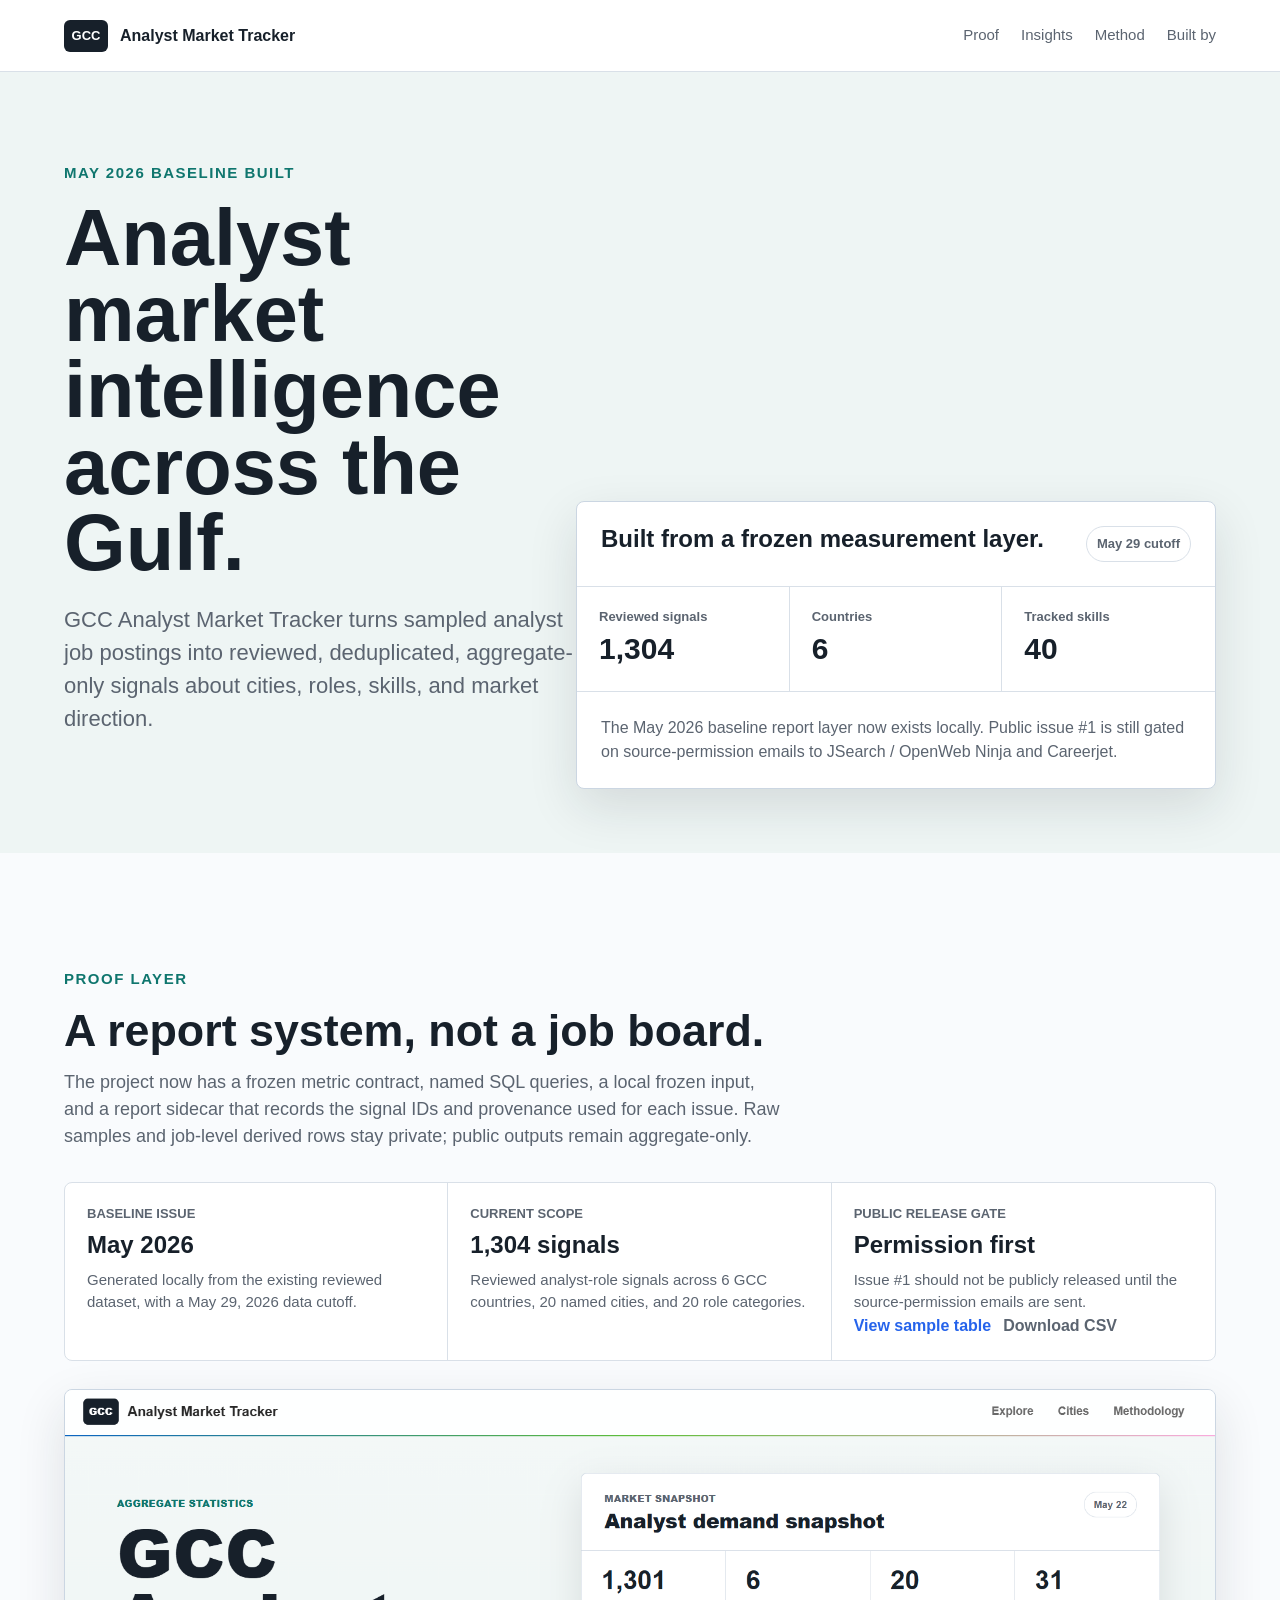
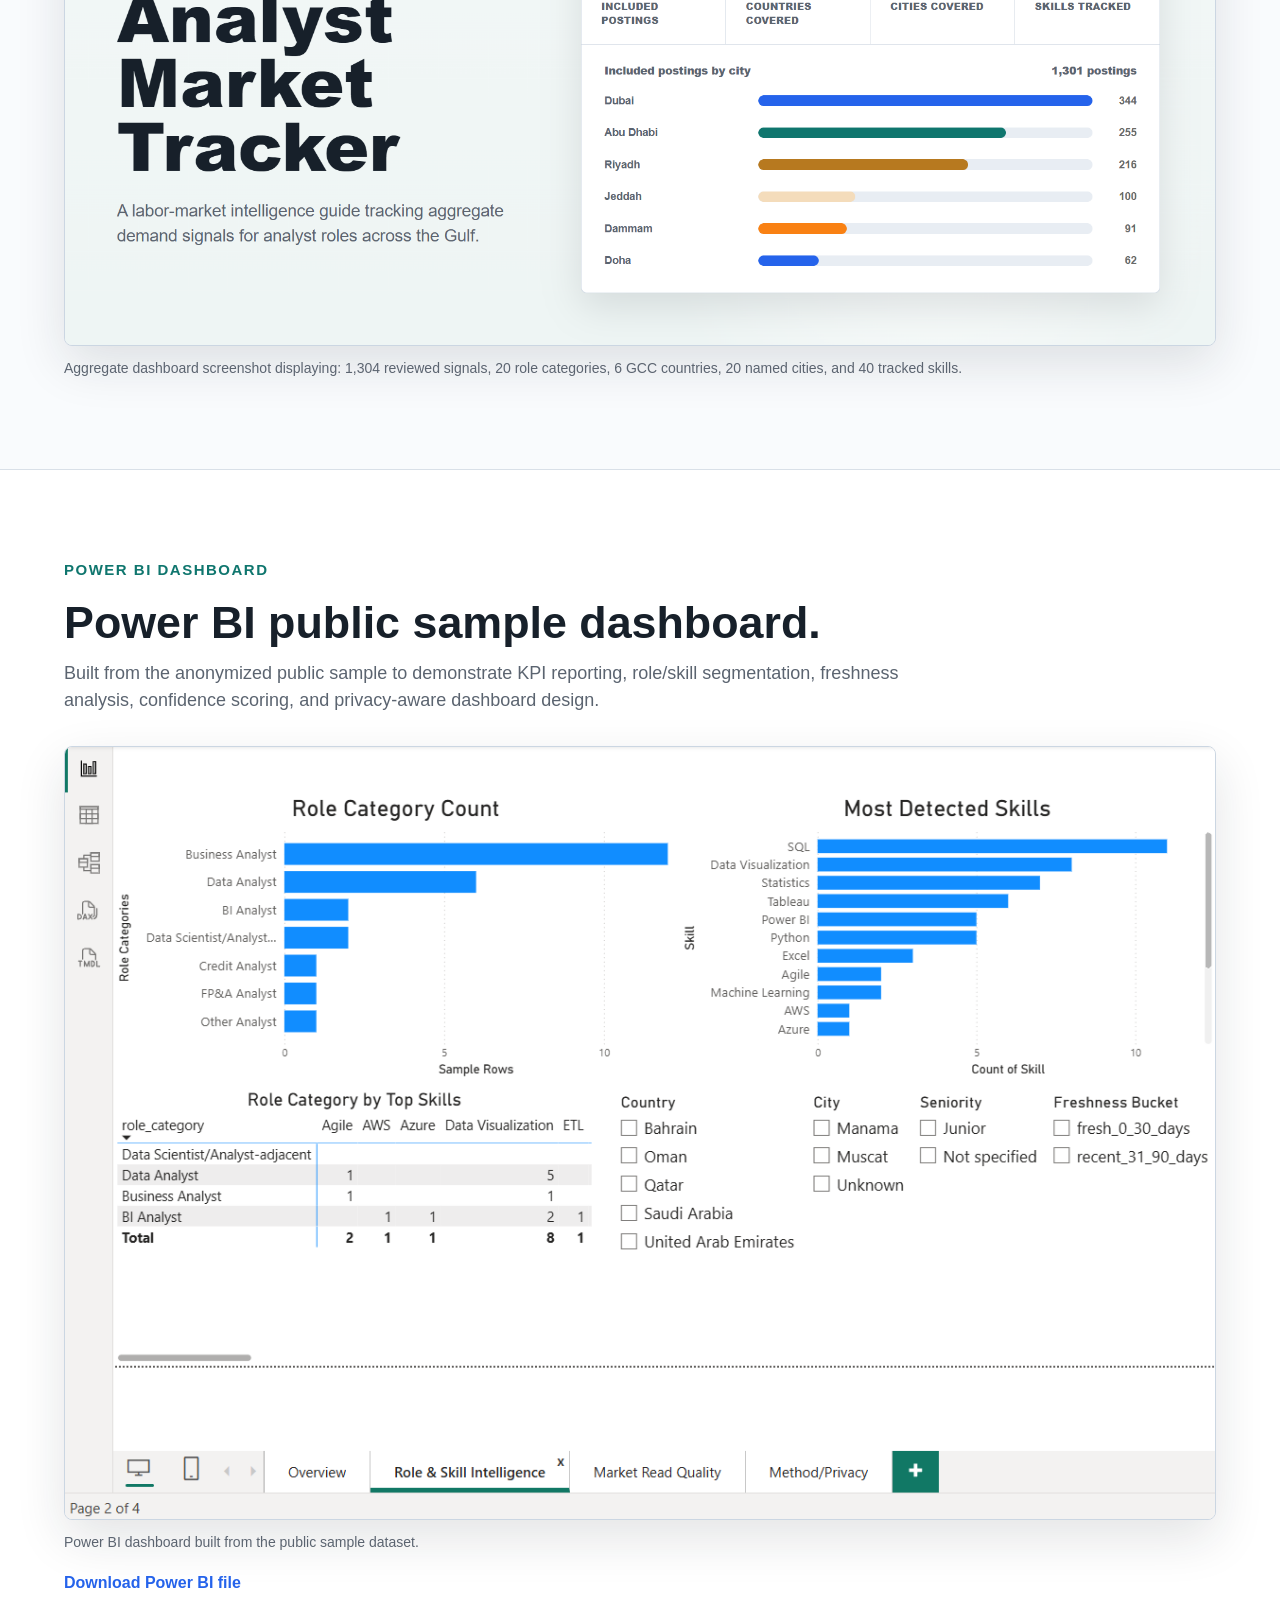
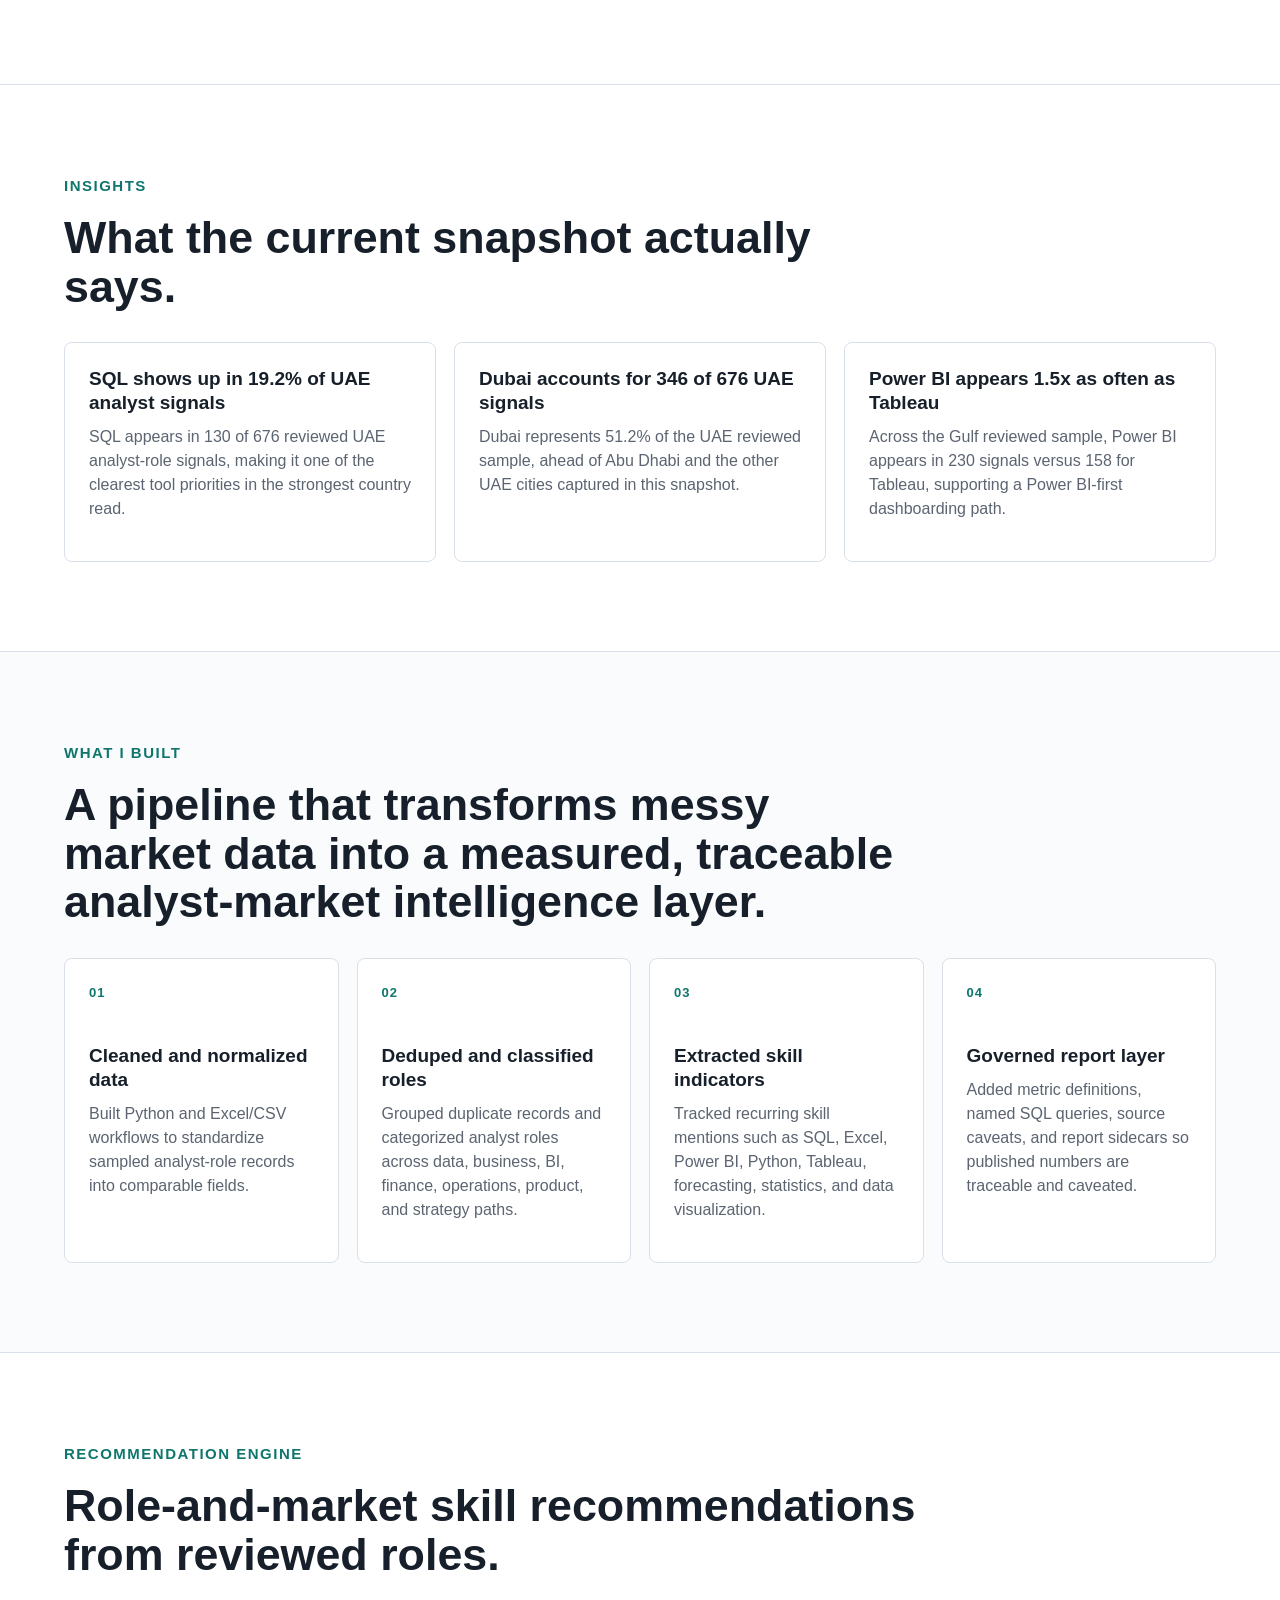
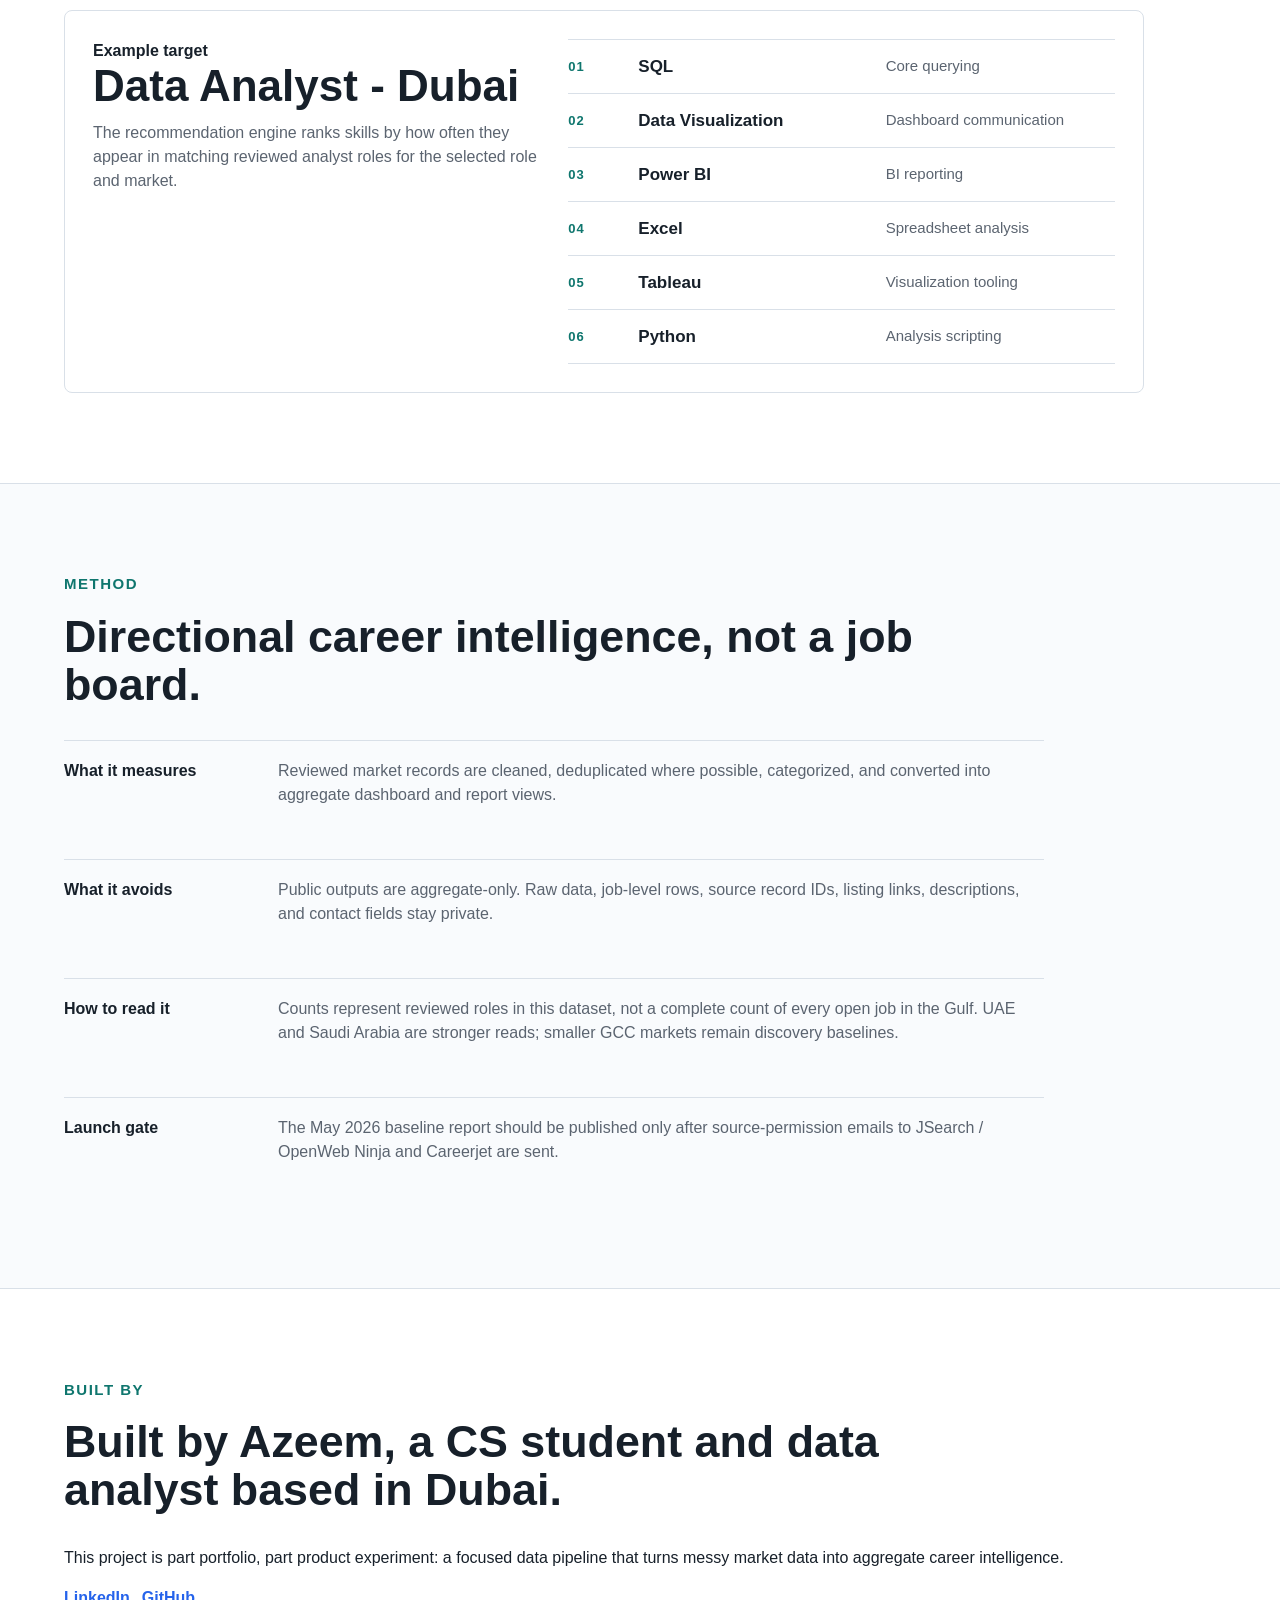
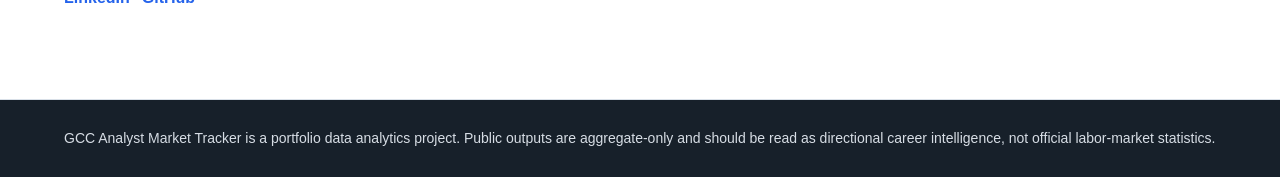
<file: archive/index.html>
<!doctype html>
<html lang="en">
  <head>
    <meta charset="utf-8">
    <meta name="viewport" content="width=device-width, initial-scale=1">
    <meta
      name="description"
      content="GCC Analyst Market Tracker is an independent aggregate labor-market intelligence project for analyst roles across the Gulf."
    >
    <title>GCC Analyst Market Tracker</title>
    <link rel="stylesheet" href="styles.css?v=20260706-baseline-status">
  </head>
  <body>
    <header class="site-header">
      <a class="brand" href="#top" aria-label="GCC Analyst Market Tracker home">
        <span class="brand-mark" aria-hidden="true">GCC</span>
        <span>Analyst Market Tracker</span>
      </a>
      <nav aria-label="Primary navigation">
        <a href="#proof">Proof</a>
        <a href="#insights">Insights</a>
        <a href="#method">Method</a>
        <a href="#builder">Built by</a>
      </nav>
    </header>

    <main id="top">
      <section class="hero" aria-labelledby="hero-title">
        <div class="hero-copy">
          <p class="eyebrow">May 2026 baseline built</p>
          <h1 id="hero-title">Analyst market intelligence across the Gulf.</h1>
          <p class="hero-text">
            GCC Analyst Market Tracker turns sampled analyst job postings into reviewed, deduplicated, aggregate-only signals about cities, roles, skills, and market direction.
          </p>
        </div>

        <div class="dashboard-preview evidence-preview" aria-label="Project evidence preview">
          <div class="preview-header">
            <div>
              <h2>Built from a frozen measurement layer.</h2>
            </div>
            <span class="period">May 29 cutoff</span>
          </div>

          <div class="metric-grid evidence-grid">
            <div class="metric">
              <span class="metric-label">Reviewed signals</span>
              <strong>1,304</strong>
            </div>
            <div class="metric">
              <span class="metric-label">Countries</span>
              <strong>6</strong>
            </div>
            <div class="metric">
              <span class="metric-label">Tracked skills</span>
              <strong>40</strong>
            </div>
          </div>

          <div class="beta-preview-body evidence-note">
            <p>
              The May 2026 baseline report layer now exists locally. Public issue #1 is still gated on source-permission emails to JSearch / OpenWeb Ninja and Careerjet.
            </p>
          </div>
        </div>
      </section>

      <section class="dashboard-shot" id="proof" aria-labelledby="proof-title">
        <div class="dashboard-shot-copy">
          <p class="eyebrow">Proof layer</p>
          <h2 id="proof-title">A report system, not a job board.</h2>
          <p>
            The project now has a frozen metric contract, named SQL queries, a local frozen input, and a report sidecar that records the signal IDs and provenance used for each issue. Raw samples and job-level derived rows stay private; public outputs remain aggregate-only.
          </p>
        </div>
        <div class="proof-grid" aria-label="Current public proof">
          <article>
            <span>Baseline issue</span>
            <strong>May 2026</strong>
            <p>Generated locally from the existing reviewed dataset, with a May 29, 2026 data cutoff.</p>
          </article>
          <article>
            <span>Current scope</span>
            <strong>1,304 signals</strong>
            <p>Reviewed analyst-role signals across 6 GCC countries, 20 named cities, and 20 role categories.</p>
          </article>
          <article>
            <span>Public release gate</span>
            <strong>Permission first</strong>
            <p class="proof-note">Issue #1 should not be publicly released until the source-permission emails are sent.</p>
            <div class="proof-actions">
              <a class="proof-link" href="public-sample.html">View sample table</a>
              <a class="proof-link proof-link-secondary" href="public-sample-may29.csv" download>Download CSV</a>
            </div>
          </article>
        </div>
        <figure class="dashboard-shot-frame">
          <img
            src="assets/dashboard-overview.png?v=20260529-market-read"
            alt="GCC Analyst Market Tracker dashboard summary showing aggregate analyst-role market signals."
          >
          <figcaption>Aggregate dashboard screenshot displaying: 1,304 reviewed signals, 20 role categories, 6 GCC countries, 20 named cities, and 40 tracked skills.</figcaption>
        </figure>
      </section>

      <section class="section powerbi-section" id="powerbi" aria-labelledby="powerbi-title">
        <div class="section-heading">
          <p class="eyebrow">Power BI dashboard</p>
          <h2 id="powerbi-title">Power BI public sample dashboard.</h2>
          <p>
            Built from the anonymized public sample to demonstrate KPI reporting, role/skill segmentation, freshness analysis, confidence scoring, and privacy-aware dashboard design.
          </p>
        </div>

        <figure class="dashboard-shot-frame">
          <img
            src="assets/powerbi-sample-dashboard.png?v=20260531"
            alt="Power BI sample dashboard for GCC Analyst Market Tracker."
          >
          <figcaption>Power BI dashboard built from the public sample dataset.</figcaption>
        </figure>

        <div class="proof-actions powerbi-actions">
          <a class="proof-link" href="assets/GCC_Analyst_Market_Tracker_Public_Sample_Dashboard.pbix" download>Download Power BI file</a>
        </div>
      </section>

      <section class="section" id="insights" aria-labelledby="insights-title">
        <div class="section-heading">
          <p class="eyebrow">Insights</p>
          <h2 id="insights-title">What the current snapshot actually says.</h2>
        </div>
        <div class="info-grid">
          <article>
            <h3>SQL shows up in 19.2% of UAE analyst signals</h3>
            <p>
              SQL appears in 130 of 676 reviewed UAE analyst-role signals, making it one of the clearest tool priorities in the strongest country read.
            </p>
          </article>
          <article>
            <h3>Dubai accounts for 346 of 676 UAE signals</h3>
            <p>
              Dubai represents 51.2% of the UAE reviewed sample, ahead of Abu Dhabi and the other UAE cities captured in this snapshot.
            </p>
          </article>
          <article>
            <h3>Power BI appears 1.5x as often as Tableau</h3>
            <p>
              Across the Gulf reviewed sample, Power BI appears in 230 signals versus 158 for Tableau, supporting a Power BI-first dashboarding path.
            </p>
          </article>
        </div>
      </section>

      <section class="section compact" id="build" aria-labelledby="build-title">
        <div class="section-heading">
          <p class="eyebrow">What I built</p>
          <h2 id="build-title">A pipeline that transforms messy market data into a measured, traceable analyst-market intelligence layer.</h2>
        </div>
        <div class="build-grid">
          <article>
            <span class="step-number">01</span>
            <h3>Cleaned and normalized data</h3>
            <p>Built Python and Excel/CSV workflows to standardize sampled analyst-role records into comparable fields.</p>
          </article>
          <article>
            <span class="step-number">02</span>
            <h3>Deduped and classified roles</h3>
            <p>Grouped duplicate records and categorized analyst roles across data, business, BI, finance, operations, product, and strategy paths.</p>
          </article>
          <article>
            <span class="step-number">03</span>
            <h3>Extracted skill indicators</h3>
            <p>Tracked recurring skill mentions such as SQL, Excel, Power BI, Python, Tableau, forecasting, statistics, and data visualization.</p>
          </article>
          <article>
            <span class="step-number">04</span>
            <h3>Governed report layer</h3>
            <p>Added metric definitions, named SQL queries, source caveats, and report sidecars so published numbers are traceable and caveated.</p>
          </article>
        </div>
      </section>

      <section class="section" id="recommender" aria-labelledby="recommender-title">
        <div class="section-heading">
          <p class="eyebrow">Recommendation engine</p>
          <h2 id="recommender-title">Role-and-market skill recommendations from reviewed roles.</h2>
        </div>
        <div class="recommendation-panel">
          <div>
            <span class="label">Example target</span>
            <h3>Data Analyst - Dubai</h3>
            <p>
              The recommendation engine ranks skills by how often they appear in matching reviewed analyst roles for the selected role and market.
            </p>
          </div>
          <ol class="skill-ranking" aria-label="Example recommended skills">
            <li>
              <span class="rank">01</span>
              <span class="skill-name">SQL</span>
              <span class="skill-note">Core querying</span>
            </li>
            <li>
              <span class="rank">02</span>
              <span class="skill-name">Data Visualization</span>
              <span class="skill-note">Dashboard communication</span>
            </li>
            <li>
              <span class="rank">03</span>
              <span class="skill-name">Power BI</span>
              <span class="skill-note">BI reporting</span>
            </li>
            <li>
              <span class="rank">04</span>
              <span class="skill-name">Excel</span>
              <span class="skill-note">Spreadsheet analysis</span>
            </li>
            <li>
              <span class="rank">05</span>
              <span class="skill-name">Tableau</span>
              <span class="skill-note">Visualization tooling</span>
            </li>
            <li>
              <span class="rank">06</span>
              <span class="skill-name">Python</span>
              <span class="skill-note">Analysis scripting</span>
            </li>
          </ol>
        </div>
      </section>

      <section class="section compact" id="method" aria-labelledby="method-title">
        <div class="section-heading">
          <p class="eyebrow">Method</p>
          <h2 id="method-title">Directional career intelligence, not a job board.</h2>
        </div>
        <div class="scope-list">
          <div>
            <span class="label">What it measures</span>
            <p>Reviewed market records are cleaned, deduplicated where possible, categorized, and converted into aggregate dashboard and report views.</p>
          </div>
          <div>
            <span class="label">What it avoids</span>
            <p>Public outputs are aggregate-only. Raw data, job-level rows, source record IDs, listing links, descriptions, and contact fields stay private.</p>
          </div>
          <div>
            <span class="label">How to read it</span>
            <p>Counts represent reviewed roles in this dataset, not a complete count of every open job in the Gulf. UAE and Saudi Arabia are stronger reads; smaller GCC markets remain discovery baselines.</p>
          </div>
          <div>
            <span class="label">Launch gate</span>
            <p>The May 2026 baseline report should be published only after source-permission emails to JSearch / OpenWeb Ninja and Careerjet are sent.</p>
          </div>
        </div>
      </section>

      <section class="section contact" id="builder" aria-labelledby="builder-title">
        <div class="section-heading">
          <p class="eyebrow">Built by</p>
          <h2 id="builder-title">Built by Azeem, a CS student and data analyst based in Dubai.</h2>
        </div>
        <p>
          This project is part portfolio, part product experiment: a focused data pipeline that turns messy market data into aggregate career intelligence.
        </p>
        <div class="proof-actions">
          <a class="proof-link" href="https://www.linkedin.com/in/mohammed-abdul-azeem-4379a630a/">LinkedIn</a>
          <a class="proof-link" href="https://github.com/maze291">GitHub</a>
        </div>
      </section>

    </main>

    <footer>
      <p>GCC Analyst Market Tracker is a portfolio data analytics project. Public outputs are aggregate-only and should be read as directional career intelligence, not official labor-market statistics.</p>
    </footer>
    <script src="site.js?v=20260524-recommendation-list"></script>
  </body>
</html>
</file>
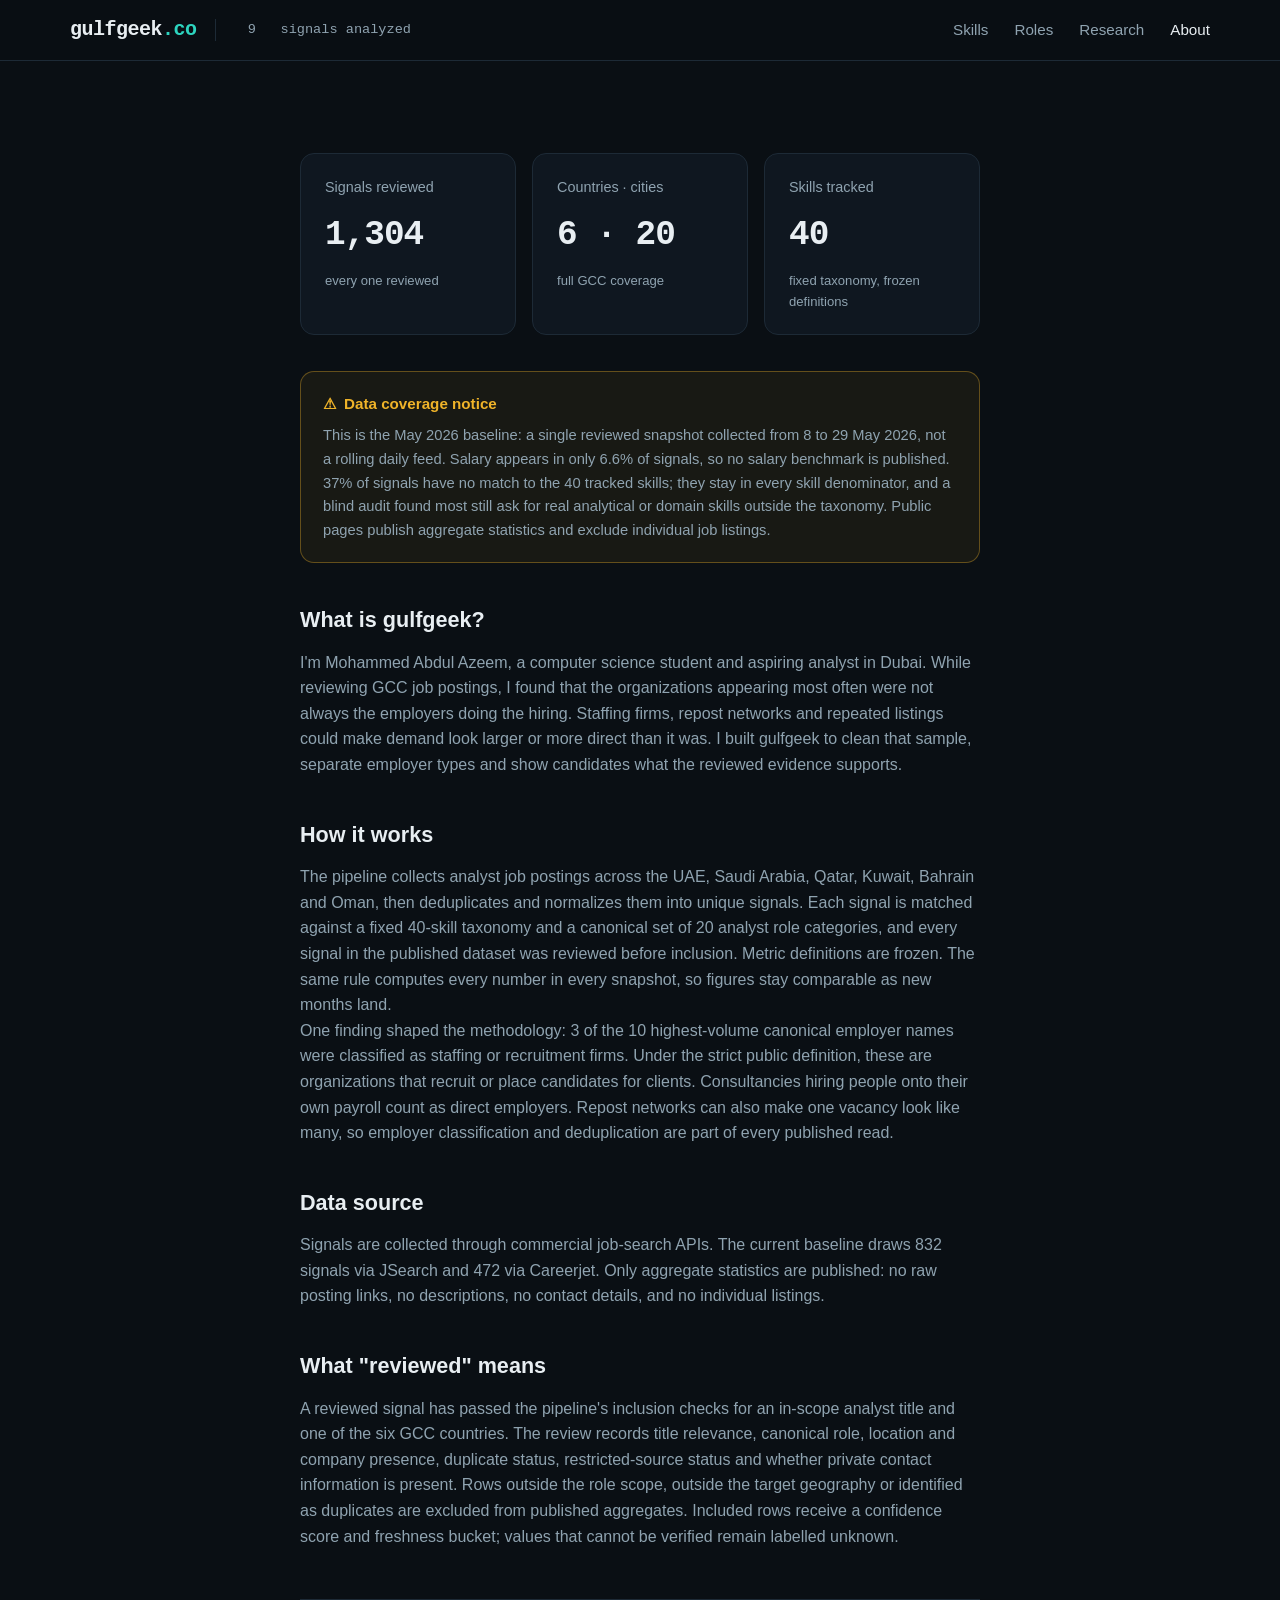
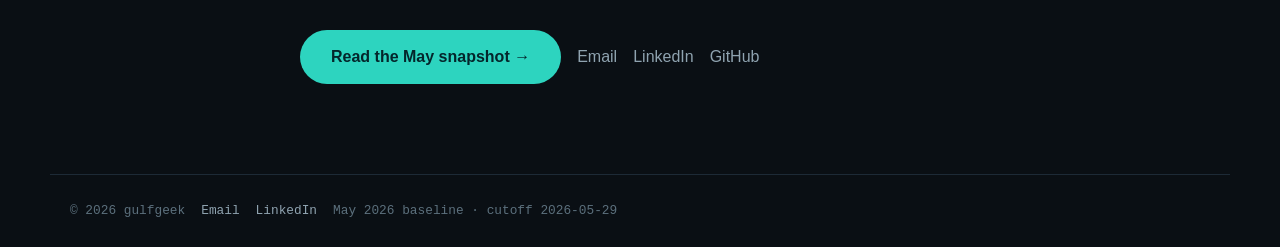
<file: about.html>
<!DOCTYPE html>
<html lang="en">

<head>
  <meta charset="UTF-8">
  <meta name="viewport" content="width=device-width, initial-scale=1.0">
  <title>About | gulfgeek</title>
  <meta name="description"
    content="How gulfgeek reviews, deduplicates and measures sampled GCC analyst hiring signals, including its coverage limits and public methodology.">
  <meta property="og:title" content="About gulfgeek">
  <meta property="og:description" content="How gulfgeek collects, reviews and measures GCC analyst hiring signals.">
  <meta property="og:type" content="website">
  <meta property="og:url" content="https://gulfgeek.co/about.html">
  <link rel="stylesheet" href="assets/style.css">
</head>

<body>

  <nav class="nav">
    <div class="nav-inner">
      <a class="wordmark" href="index.html">gulfgeek<span class="tld">.co</span></a>
      <span class="nav-count" data-navcount>1,304 signals analyzed</span>
      <div class="nav-links">
        <a href="skills.html">Skills</a>
        <a href="jobs.html">Roles</a>
        <a href="research.html">Research</a>
        <a href="about.html" class="active">About</a>
      </div>
      <button class="hamburger" aria-label="Open menu"><span aria-hidden="true">☰</span></button>
    </div>
  </nav>
  <div class="mobile-menu">
    <div class="mm-head">
      <a class="wordmark" href="index.html">gulfgeek<span class="tld">.co</span></a>
      <button class="mm-close" aria-label="Close menu"><span aria-hidden="true">✕</span></button>
    </div>
    <a href="skills.html">Skills</a>
    <a href="jobs.html">Roles</a>
    <a href="research.html">Research</a>
    <a href="about.html">About</a>
  </div>

  <main class="prose" style="padding-top:56px">

    <div class="stat-strip">
      <div class="kpi">
        <h3>Signals reviewed</h3>
        <div class="big">1,304</div>
        <div class="sub">every one reviewed</div>
      </div>
      <div class="kpi">
        <h3>Countries · cities</h3>
        <div class="big">6 · 20</div>
        <div class="sub">full GCC coverage</div>
      </div>
      <div class="kpi">
        <h3>Skills tracked</h3>
        <div class="big">40</div>
        <div class="sub">fixed taxonomy, frozen definitions</div>
      </div>
    </div>

    <div class="notice">
      <h3><span aria-hidden="true">⚠</span> Data coverage notice</h3>
      <p>This is the May 2026 baseline: a single reviewed snapshot collected from 8 to 29 May 2026, not a rolling daily
        feed. Salary appears in only 6.6% of signals, so no salary benchmark is published. 37% of signals have no match to the 40 tracked skills; they stay in every skill denominator, and a blind audit found most still ask for real analytical or domain skills outside the taxonomy. Public pages
        publish aggregate statistics and exclude individual job listings.</p>
    </div>

    <h2>What is gulfgeek?</h2>
    <p>I'm Mohammed Abdul Azeem, a computer science student and aspiring analyst in Dubai. While reviewing GCC job
      postings, I found that the organizations appearing most often were not always the employers doing the hiring.
      Staffing firms, repost networks and repeated listings could make demand look larger or more direct than it was.
      I built gulfgeek to clean that sample, separate employer types and show candidates what the reviewed evidence
      supports.</p>

    <h2>How it works</h2>
    <p>The pipeline collects analyst job postings across the UAE, Saudi Arabia, Qatar, Kuwait, Bahrain and Oman, then
      deduplicates and normalizes them into unique signals. Each signal is matched against a fixed 40-skill taxonomy and
      a canonical set of 20 analyst role categories, and every signal in the published dataset was reviewed before
      inclusion. Metric definitions are frozen. The same rule computes every number in every snapshot, so figures stay
      comparable as new months land.</p>
    <p>One finding shaped the methodology: 3 of the 10 highest-volume canonical employer names were classified as
      staffing or recruitment firms. Under the strict public definition, these are organizations that recruit or place
      candidates for clients. Consultancies hiring people onto their own payroll count as direct employers. Repost
      networks can also make one vacancy look like many, so employer classification and deduplication are part of every
      published read.</p>

    <h2>Data source</h2>
    <p>Signals are collected through commercial job-search APIs. The current baseline draws 832 signals via JSearch and
      472 via Careerjet. Only aggregate statistics are published: no raw posting links, no descriptions, no contact
      details, and no individual listings.</p>

    <h2>What "reviewed" means</h2>
    <p>A reviewed signal has passed the pipeline's inclusion checks for an in-scope analyst title and one of the six GCC
      countries. The review records title relevance, canonical role, location and company presence, duplicate status,
      restricted-source status and whether private contact information is present. Rows outside the role scope,
      outside the target geography or identified as duplicates are excluded from published aggregates. Included rows
      receive a confidence score and freshness bucket; values that cannot be verified remain labelled unknown.</p>

    <div class="about-cta">
      <a class="btn btn-primary" href="may-2026.html">Read the May snapshot →</a>
      <a href="mailto:maze291@outlook.com" style="color:var(--text-dim)">Email</a>
      <a href="https://www.linkedin.com/in/mohammed-abdul-azeem-4379a630a/" style="color:var(--text-dim)">LinkedIn</a>
      <a href="https://github.com/maze291" style="color:var(--text-dim)">GitHub</a>
    </div>

  </main>

  <footer class="footer">
    <span>© 2026 gulfgeek</span>
    <a href="mailto:maze291@outlook.com">Email</a>
    <a href="https://www.linkedin.com/in/mohammed-abdul-azeem-4379a630a/">LinkedIn</a>
    <span>May 2026 baseline · cutoff 2026-05-29</span>
  </footer>

  <script src="assets/app.js?v=20260716-1"></script>
</body>

</html>
</file>
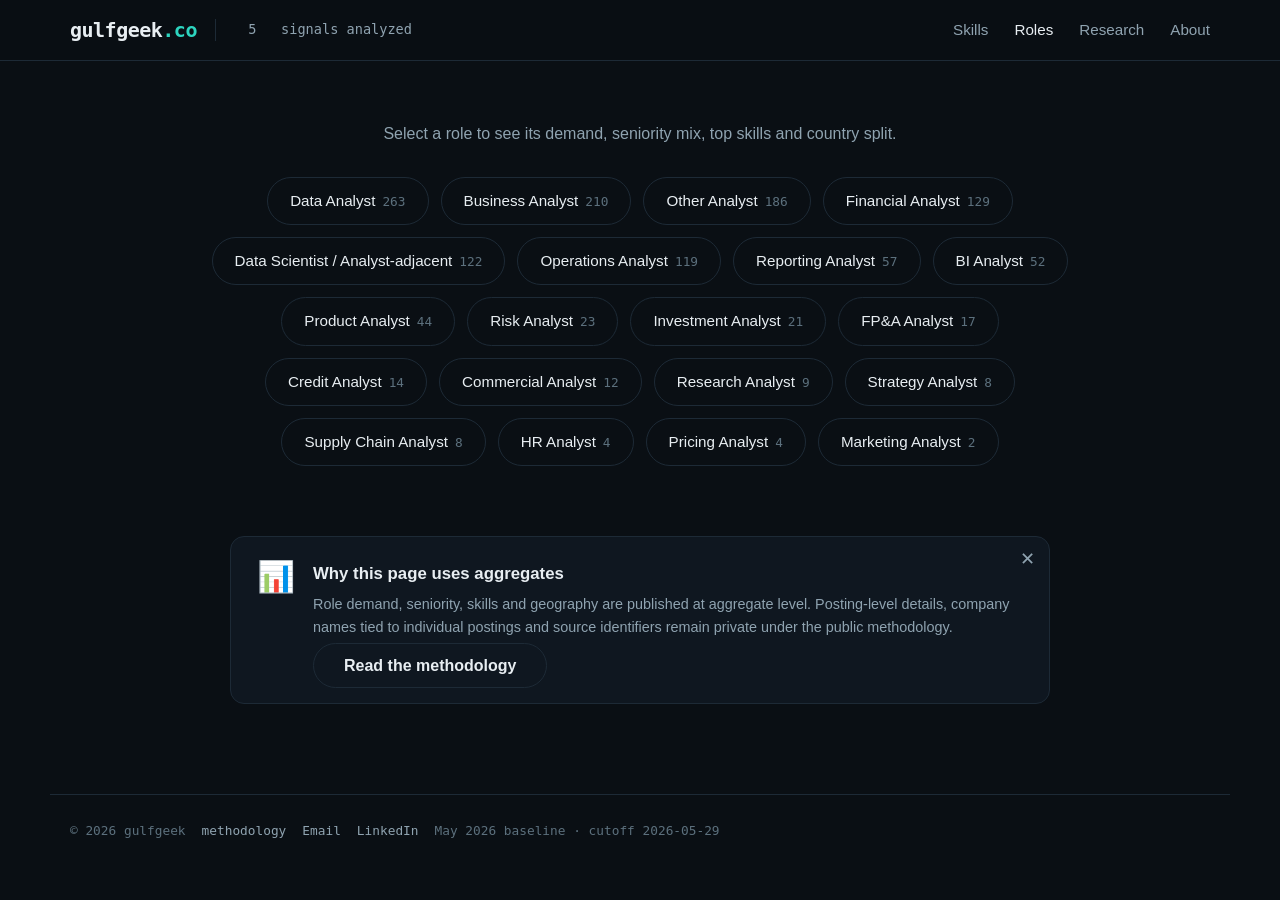
<file: jobs.html>
<!DOCTYPE html>
<html lang="en">

<head>
  <meta charset="UTF-8">
  <meta name="viewport" content="width=device-width, initial-scale=1.0">
  <title>Analyst roles in demand across the GCC | gulfgeek</title>
  <meta name="description"
    content="Demand share, seniority mix, top skills and country distribution for reviewed GCC analyst role signals.">
  <meta property="og:title" content="Analyst roles in demand across the GCC">
  <meta property="og:description"
    content="Demand share, seniority mix and top skills for 20 canonical analyst roles across 6 GCC countries.">
  <meta property="og:type" content="website">
  <meta property="og:url" content="https://gulfgeek.co/jobs.html">
  <link rel="stylesheet" href="assets/style.css">
</head>

<body>

  <nav class="nav">
    <div class="nav-inner">
      <a class="wordmark" href="index.html">gulfgeek<span class="tld">.co</span></a>
      <span class="nav-count" data-navcount>1,304 signals analyzed</span>
      <div class="nav-links">
        <a href="skills.html">Skills</a>
        <a href="jobs.html" class="active">Roles</a>
        <a href="research.html">Research</a>
        <a href="about.html">About</a>
      </div>
      <button class="hamburger" aria-label="Open menu"><span aria-hidden="true">☰</span></button>
    </div>
  </nav>
  <div class="mobile-menu">
    <div class="mm-head">
      <a class="wordmark" href="index.html">gulfgeek<span class="tld">.co</span></a>
      <button class="mm-close" aria-label="Close menu"><span aria-hidden="true">✕</span></button>
    </div>
    <a href="skills.html">Skills</a>
    <a href="jobs.html">Roles</a>
    <a href="research.html">Research</a>
    <a href="about.html">About</a>
  </div>

  <main class="page">
    <p class="pill-intro">Select a role to see its demand, seniority mix, top skills and country split.</p>

    <div class="pills" id="pills">
      <a class="pill" href="#role-detail" data-role="Data Analyst">Data Analyst<span class="cnt">263</span></a>
      <a class="pill" href="#role-detail" data-role="Business Analyst">Business Analyst<span class="cnt">210</span></a>
      <a class="pill" href="#role-detail" data-role="Other Analyst">Other Analyst<span class="cnt">186</span></a>
      <a class="pill" href="#role-detail" data-role="Financial Analyst">Financial Analyst<span class="cnt">129</span></a>
      <a class="pill" href="#role-detail" data-role="Data Scientist/Analyst-adjacent">Data Scientist / Analyst-adjacent<span class="cnt">122</span></a>
      <a class="pill" href="#role-detail" data-role="Operations Analyst">Operations Analyst<span class="cnt">119</span></a>
      <a class="pill" href="#role-detail" data-role="Reporting Analyst">Reporting Analyst<span class="cnt">57</span></a>
      <a class="pill" href="#role-detail" data-role="BI Analyst">BI Analyst<span class="cnt">52</span></a>
      <a class="pill" href="#role-detail" data-role="Product Analyst">Product Analyst<span class="cnt">44</span></a>
      <a class="pill" href="#role-detail" data-role="Risk Analyst">Risk Analyst<span class="cnt">23</span></a>
      <a class="pill" href="#role-detail" data-role="Investment Analyst">Investment Analyst<span class="cnt">21</span></a>
      <a class="pill" href="#role-detail" data-role="FP&amp;A Analyst">FP&amp;A Analyst<span class="cnt">17</span></a>
      <a class="pill" href="#role-detail" data-role="Credit Analyst">Credit Analyst<span class="cnt">14</span></a>
      <a class="pill" href="#role-detail" data-role="Commercial Analyst">Commercial Analyst<span class="cnt">12</span></a>
      <a class="pill" href="#role-detail" data-role="Research Analyst">Research Analyst<span class="cnt">9</span></a>
      <a class="pill" href="#role-detail" data-role="Strategy Analyst">Strategy Analyst<span class="cnt">8</span></a>
      <a class="pill" href="#role-detail" data-role="Supply Chain Analyst">Supply Chain Analyst<span class="cnt">8</span></a>
      <a class="pill" href="#role-detail" data-role="HR Analyst">HR Analyst<span class="cnt">4</span></a>
      <a class="pill" href="#role-detail" data-role="Pricing Analyst">Pricing Analyst<span class="cnt">4</span></a>
      <a class="pill" href="#role-detail" data-role="Marketing Analyst">Marketing Analyst<span class="cnt">2</span></a>
    </div>

    <section class="role-detail" id="role-detail">
      <div style="text-align:center">
        <h2 id="rd-title" style="font-size:1.6rem"></h2>
        <p id="rd-sub" style="color:var(--text-dim);font-size:.9rem;margin-top:6px;font-family:var(--mono)"></p>
      </div>
      <div class="rd-grid">
        <div class="panel">
          <h3>Seniority mix</h3>
          <div id="rd-seniority"></div>
        </div>
        <div class="panel">
          <h3>Top skills asked for</h3>
          <div id="rd-skills"></div>
        </div>
        <div class="panel" style="grid-column:1/-1">
          <h3>Where the demand is</h3>
          <div id="rd-countries"></div>
        </div>
      </div>
    </section>

    <div class="promo" style="margin-top:70px">
      <div class="emoji" aria-hidden="true">📊</div>
      <div>
        <h3>Why this page uses aggregates</h3>
        <p>Role demand, seniority, skills and geography are published at aggregate level. Posting-level details,
          company names tied to individual postings and source identifiers remain private under the public methodology.</p>
        <a class="btn btn-ghost" href="about.html">Read the methodology</a>
      </div>
      <button class="x" aria-label="Dismiss"><span aria-hidden="true">✕</span></button>
    </div>
  </main>

  <footer class="footer">
    <span>© 2026 gulfgeek</span>
    <a href="about.html">methodology</a>
    <a href="mailto:maze291@outlook.com">Email</a>
    <a href="https://www.linkedin.com/in/mohammed-abdul-azeem-4379a630a/">LinkedIn</a>
    <span>May 2026 baseline · cutoff 2026-05-29</span>
  </footer>

  <script src="assets/app.js?v=20260716-1"></script>
</body>

</html>
</file>
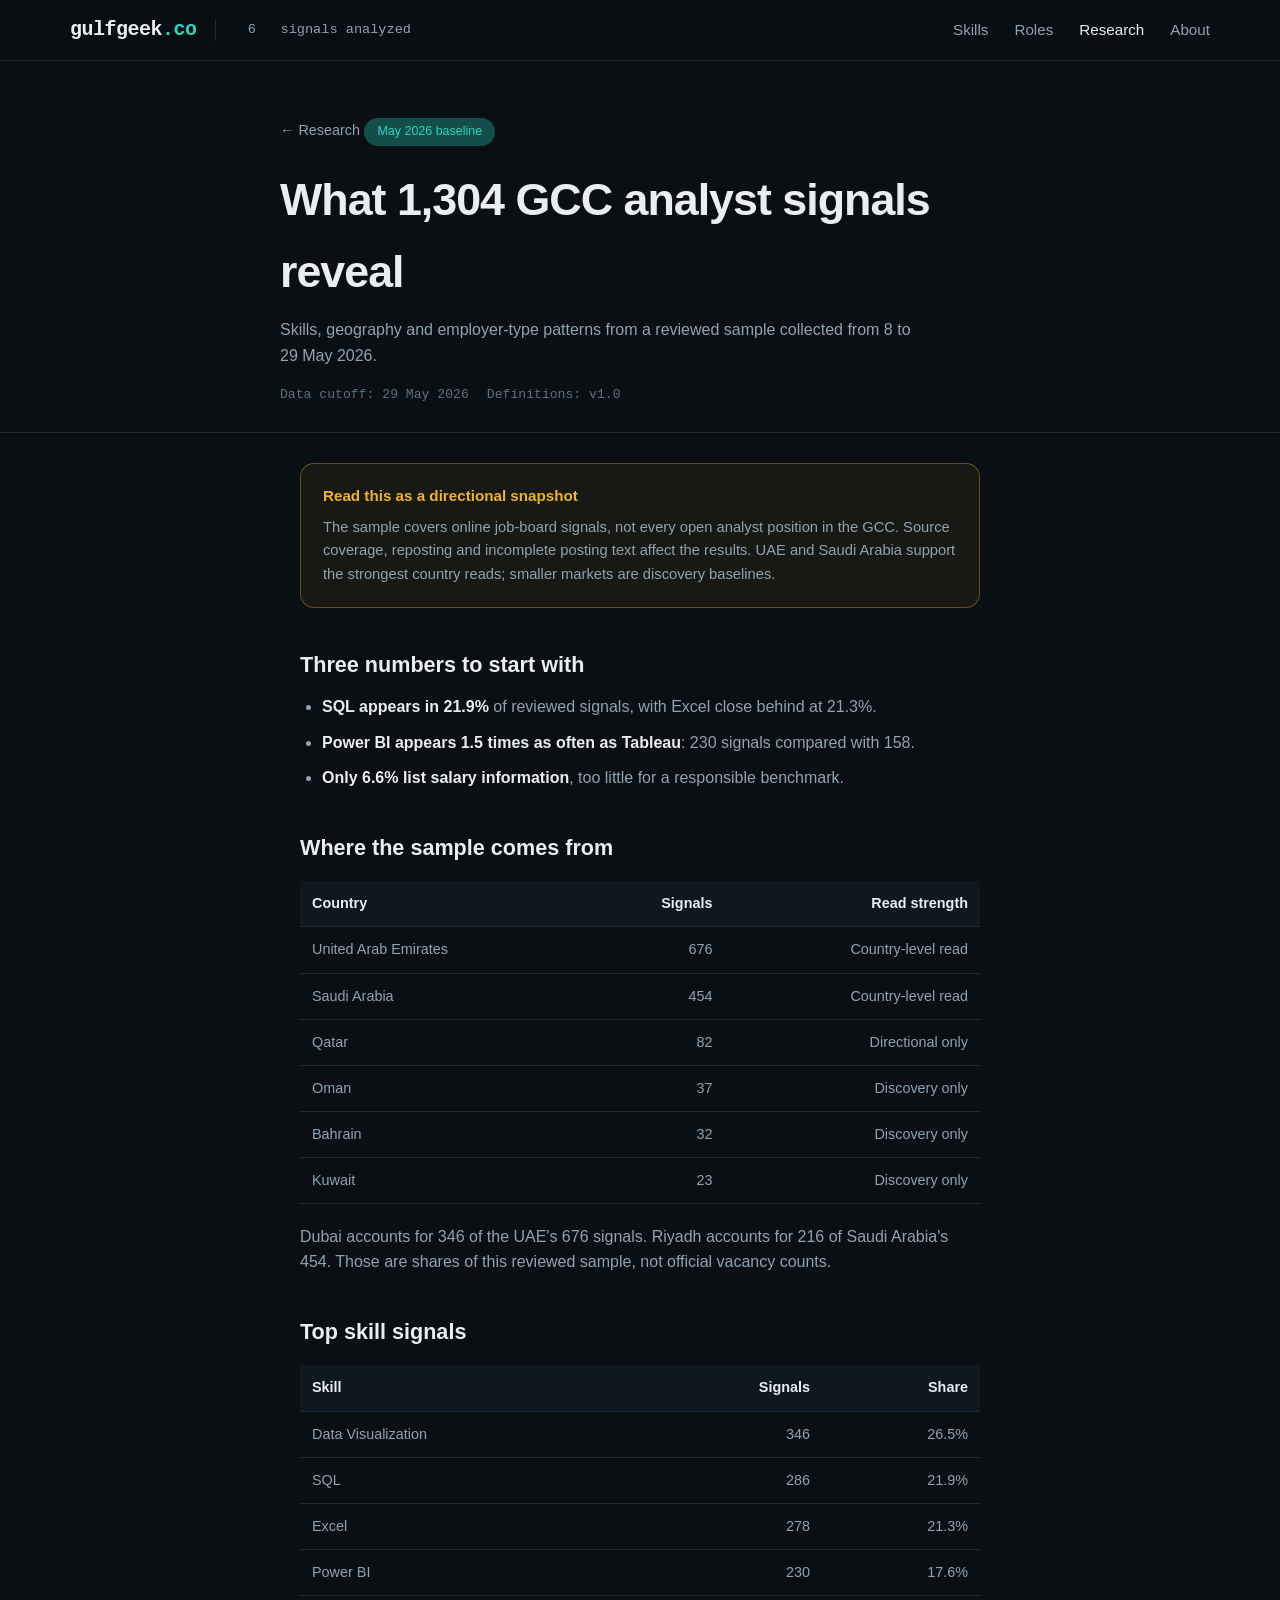
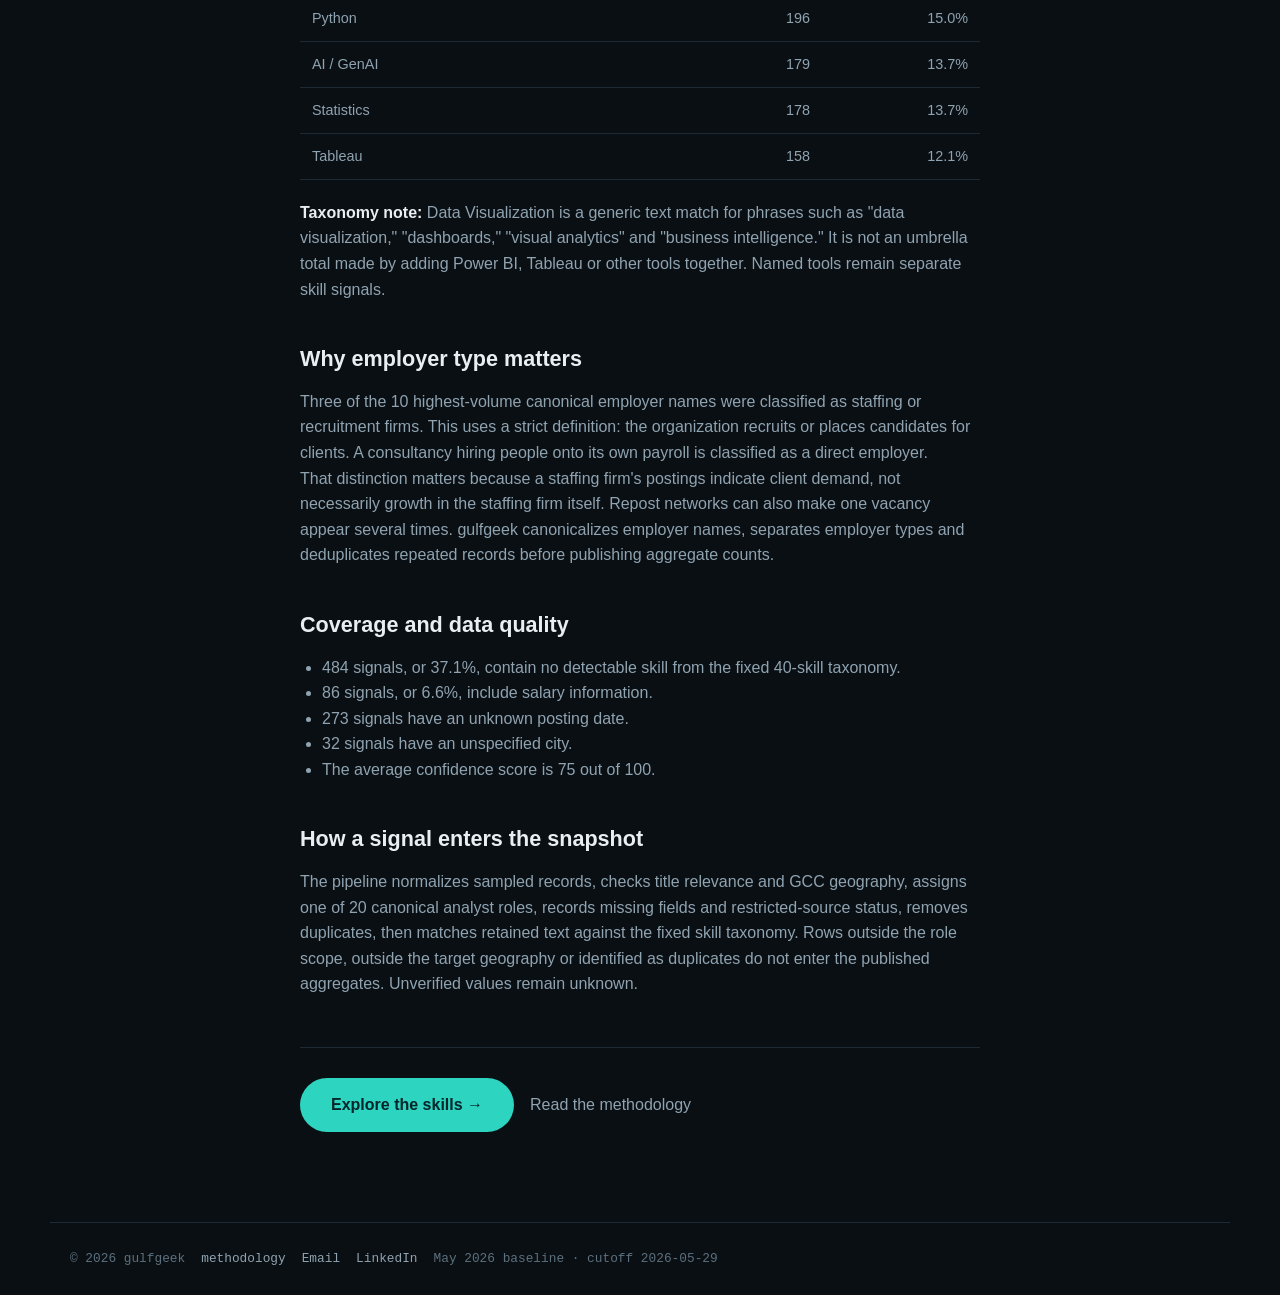
<file: may-2026.html>
<!DOCTYPE html>
<html lang="en">

<head>
  <meta charset="UTF-8">
  <meta name="viewport" content="width=device-width, initial-scale=1.0">
  <title>May 2026 GCC analyst hiring snapshot | gulfgeek</title>
  <meta name="description"
    content="The May 2026 gulfgeek snapshot of 1,304 reviewed GCC analyst hiring signals, including skills, geography, employer types and data-quality limits.">
  <meta property="og:title" content="May 2026 GCC analyst hiring snapshot | gulfgeek">
  <meta property="og:description"
    content="SQL, Excel, Power BI, geography and staffing patterns from 1,304 reviewed GCC analyst hiring signals.">
  <meta property="og:type" content="article">
  <meta property="og:url" content="https://gulfgeek.co/may-2026.html">
  <link rel="stylesheet" href="assets/style.css">
</head>

<body>
  <nav class="nav">
    <div class="nav-inner">
      <a class="wordmark" href="index.html">gulfgeek<span class="tld">.co</span></a>
      <span class="nav-count" data-navcount>1,304 signals analyzed</span>
      <div class="nav-links">
        <a href="skills.html">Skills</a>
        <a href="jobs.html">Roles</a>
        <a href="research.html" class="active">Research</a>
        <a href="about.html">About</a>
      </div>
      <button class="hamburger" aria-label="Open menu"><span aria-hidden="true">☰</span></button>
    </div>
  </nav>
  <div class="mobile-menu">
    <div class="mm-head">
      <a class="wordmark" href="index.html">gulfgeek<span class="tld">.co</span></a>
      <button class="mm-close" aria-label="Close menu"><span aria-hidden="true">✕</span></button>
    </div>
    <a href="skills.html">Skills</a>
    <a href="jobs.html">Roles</a>
    <a href="research.html">Research</a>
    <a href="about.html">About</a>
  </div>

  <header class="page-head article-head">
    <a class="back-link" href="research.html">← Research</a>
    <span class="tag">May 2026 baseline</span>
    <h1>What 1,304 GCC analyst signals reveal</h1>
    <p>Skills, geography and employer-type patterns from a reviewed sample collected from 8 to 29 May 2026.</p>
    <div class="article-meta">
      <span>Data cutoff: 29 May 2026</span>
      <span>Definitions: v1.0</span>
    </div>
  </header>
  <hr class="hr">

  <article class="prose report-prose">
    <div class="notice">
      <h3>Read this as a directional snapshot</h3>
      <p>The sample covers online job-board signals, not every open analyst position in the GCC. Source coverage,
        reposting and incomplete posting text affect the results. UAE and Saudi Arabia support the strongest country
        reads; smaller markets are discovery baselines.</p>
    </div>

    <h2>Three numbers to start with</h2>
    <ul class="key-findings">
      <li><strong>SQL appears in 21.9%</strong> of reviewed signals, with Excel close behind at 21.3%.</li>
      <li><strong>Power BI appears 1.5 times as often as Tableau</strong>: 230 signals compared with 158.</li>
      <li><strong>Only 6.6% list salary information</strong>, too little for a responsible benchmark.</li>
    </ul>

    <h2>Where the sample comes from</h2>
    <div class="table-wrap">
      <table class="report-table">
        <thead><tr><th>Country</th><th>Signals</th><th>Read strength</th></tr></thead>
        <tbody>
          <tr><td>United Arab Emirates</td><td>676</td><td>Country-level read</td></tr>
          <tr><td>Saudi Arabia</td><td>454</td><td>Country-level read</td></tr>
          <tr><td>Qatar</td><td>82</td><td>Directional only</td></tr>
          <tr><td>Oman</td><td>37</td><td>Discovery only</td></tr>
          <tr><td>Bahrain</td><td>32</td><td>Discovery only</td></tr>
          <tr><td>Kuwait</td><td>23</td><td>Discovery only</td></tr>
        </tbody>
      </table>
    </div>
    <p>Dubai accounts for 346 of the UAE's 676 signals. Riyadh accounts for 216 of Saudi Arabia's 454. Those are shares
      of this reviewed sample, not official vacancy counts.</p>

    <h2>Top skill signals</h2>
    <div class="table-wrap">
      <table class="report-table">
        <thead><tr><th>Skill</th><th>Signals</th><th>Share</th></tr></thead>
        <tbody>
          <tr><td>Data Visualization</td><td>346</td><td>26.5%</td></tr>
          <tr><td>SQL</td><td>286</td><td>21.9%</td></tr>
          <tr><td>Excel</td><td>278</td><td>21.3%</td></tr>
          <tr><td>Power BI</td><td>230</td><td>17.6%</td></tr>
          <tr><td>Python</td><td>196</td><td>15.0%</td></tr>
          <tr><td>AI / GenAI</td><td>179</td><td>13.7%</td></tr>
          <tr><td>Statistics</td><td>178</td><td>13.7%</td></tr>
          <tr><td>Tableau</td><td>158</td><td>12.1%</td></tr>
        </tbody>
      </table>
    </div>
    <p><strong>Taxonomy note:</strong> Data Visualization is a generic text match for phrases such as "data
      visualization," "dashboards," "visual analytics" and "business intelligence." It is not an umbrella total made
      by adding Power BI, Tableau or other tools together. Named tools remain separate skill signals.</p>

    <h2>Why employer type matters</h2>
    <p>Three of the 10 highest-volume canonical employer names were classified as staffing or recruitment firms. This
      uses a strict definition: the organization recruits or places candidates for clients. A consultancy hiring people
      onto its own payroll is classified as a direct employer.</p>
    <p>That distinction matters because a staffing firm's postings indicate client demand, not necessarily growth in
      the staffing firm itself. Repost networks can also make one vacancy appear several times. gulfgeek canonicalizes
      employer names, separates employer types and deduplicates repeated records before publishing aggregate counts.</p>

    <h2>Coverage and data quality</h2>
    <ul>
      <li>484 signals, or 37.1%, contain no detectable skill from the fixed 40-skill taxonomy.</li>
      <li>86 signals, or 6.6%, include salary information.</li>
      <li>273 signals have an unknown posting date.</li>
      <li>32 signals have an unspecified city.</li>
      <li>The average confidence score is 75 out of 100.</li>
    </ul>

    <h2>How a signal enters the snapshot</h2>
    <p>The pipeline normalizes sampled records, checks title relevance and GCC geography, assigns one of 20 canonical
      analyst roles, records missing fields and restricted-source status, removes duplicates, then matches retained
      text against the fixed skill taxonomy. Rows outside the role scope, outside the target geography or identified as
      duplicates do not enter the published aggregates. Unverified values remain unknown.</p>

    <div class="about-cta">
      <a class="btn btn-primary" href="skills.html">Explore the skills →</a>
      <a href="about.html" style="color:var(--text-dim)">Read the methodology</a>
    </div>
  </article>

  <footer class="footer">
    <span>© 2026 gulfgeek</span>
    <a href="about.html">methodology</a>
    <a href="mailto:maze291@outlook.com">Email</a>
    <a href="https://www.linkedin.com/in/mohammed-abdul-azeem-4379a630a/">LinkedIn</a>
    <span>May 2026 baseline · cutoff 2026-05-29</span>
  </footer>

  <script src="assets/app.js?v=20260716-1"></script>
</body>

</html>
</file>
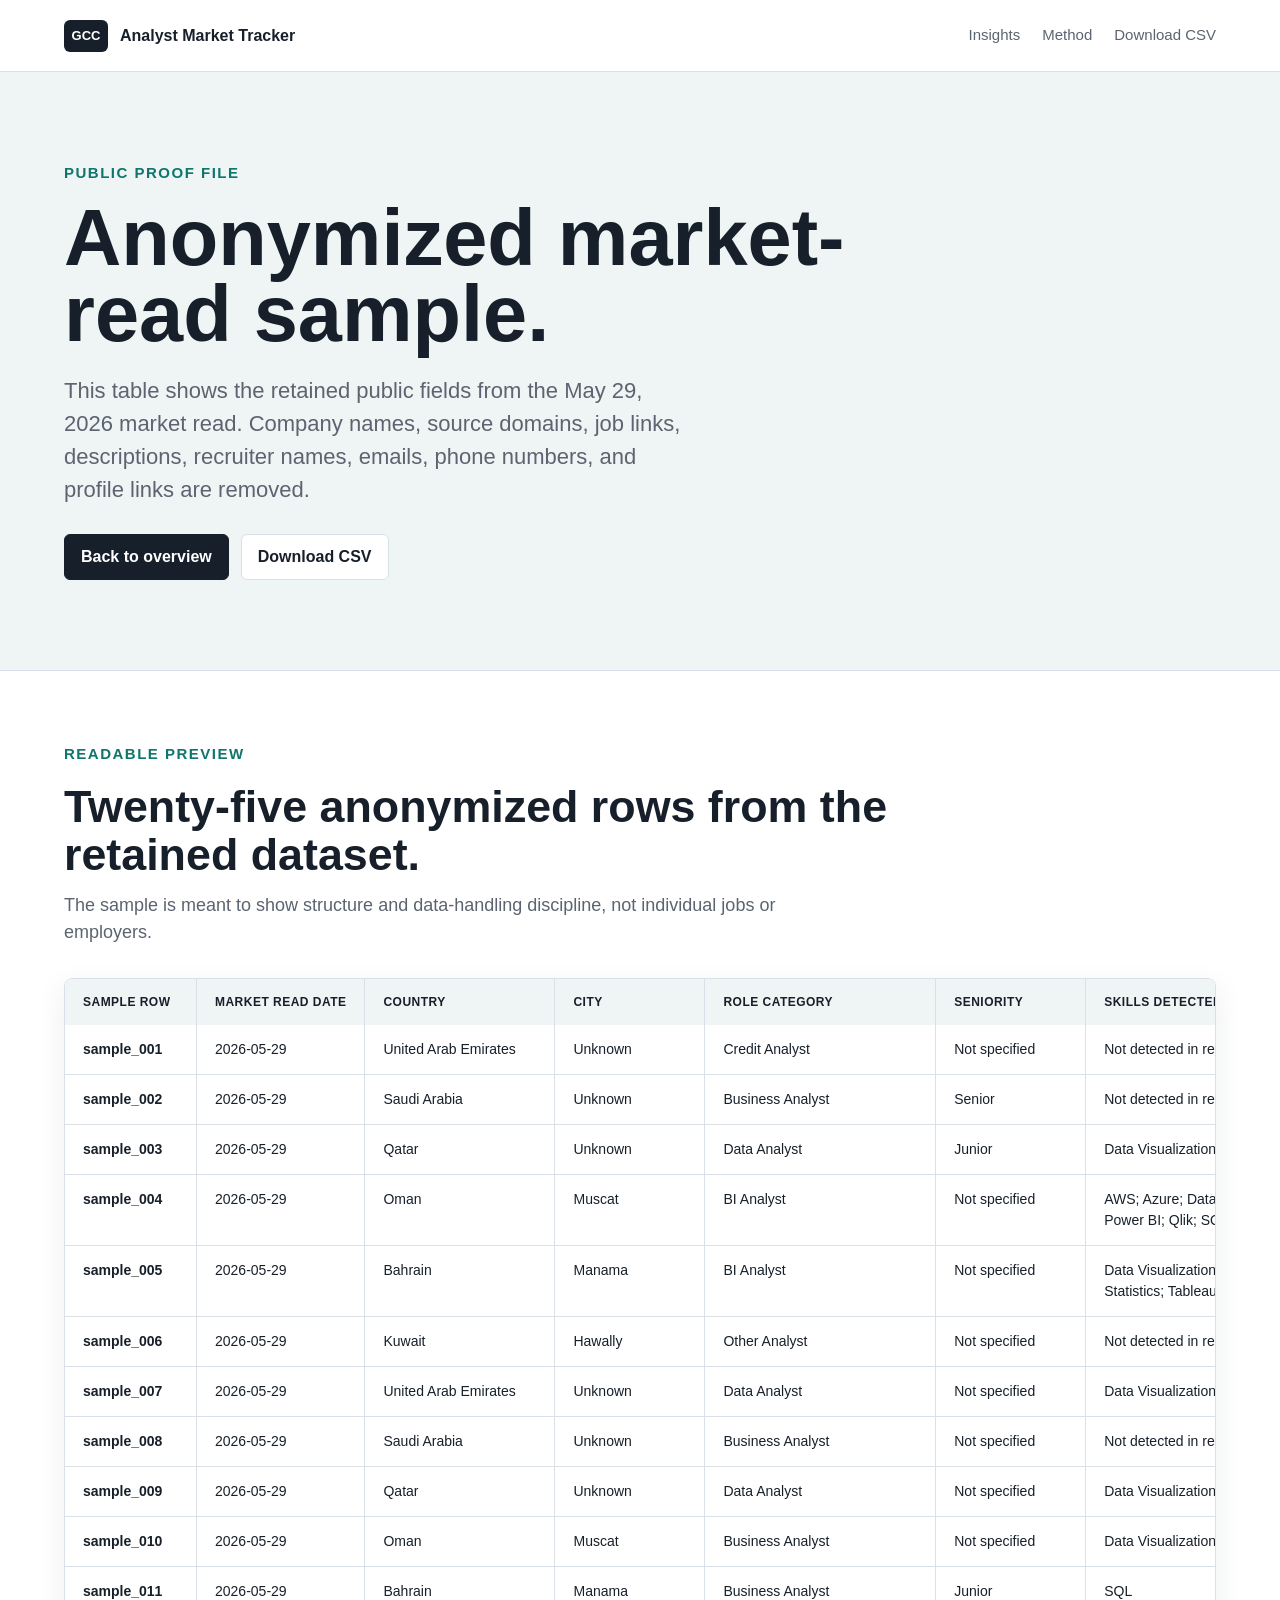
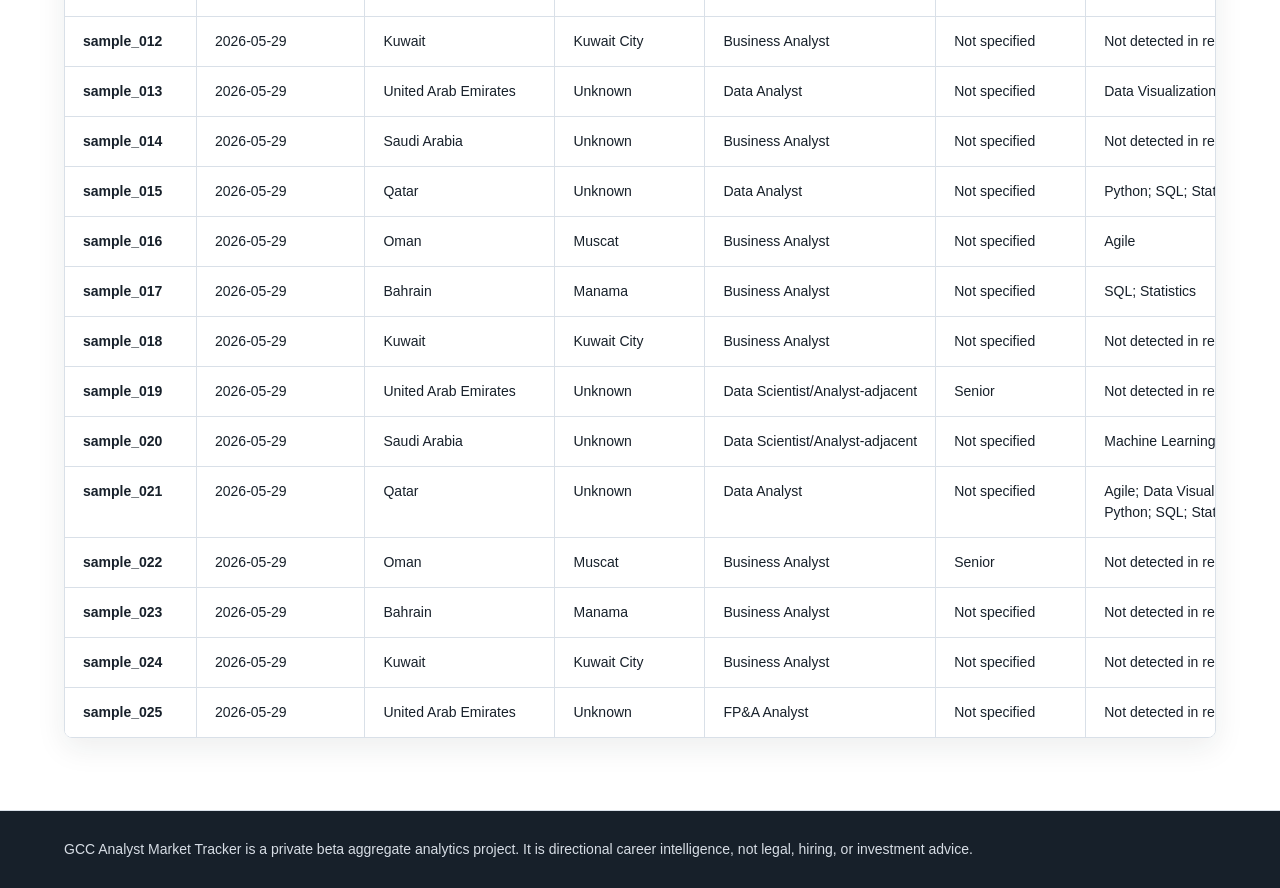
<file: public-sample.html>
<!doctype html>
<html lang="en">
  <head>
    <meta charset="utf-8">
    <meta name="viewport" content="width=device-width, initial-scale=1">
    <meta
      name="description"
      content="An anonymized GCC Analyst Market Tracker public sample table with company, source, link, description, and contact fields removed."
    >
    <title>Anonymized Sample | GCC Analyst Market Tracker</title>
    <link rel="stylesheet" href="styles.css?v=20260529-sample-table">
  </head>
  <body>
    <header class="site-header">
      <a class="brand" href="index.html" aria-label="GCC Analyst Market Tracker home">
        <span class="brand-mark" aria-hidden="true">GCC</span>
        <span>Analyst Market Tracker</span>
      </a>
      <nav aria-label="Sample navigation">
        <a href="index.html#insights">Insights</a>
        <a href="index.html#method">Method</a>
        <a href="public-sample-may29.csv" download>Download CSV</a>
      </nav>
    </header>

    <main>
      <section class="sample-hero" aria-labelledby="sample-hero-title">
        <p class="eyebrow">Public proof file</p>
        <h1 id="sample-hero-title">Anonymized market-read sample.</h1>
        <p class="hero-text">
          This table shows the retained public fields from the May 29, 2026 market read. Company names, source domains, job links, descriptions, recruiter names, emails, phone numbers, and profile links are removed.
        </p>
        <div class="sample-actions" aria-label="Sample actions">
          <a class="button-link" href="index.html">Back to overview</a>
          <a class="button-link button-link-secondary" href="public-sample-may29.csv" download>Download CSV</a>
        </div>
      </section>

      <section class="sample-section" aria-labelledby="sample-table-title">
        <div class="section-heading">
          <p class="eyebrow">Readable preview</p>
          <h2 id="sample-table-title">Twenty-five anonymized rows from the retained dataset.</h2>
          <p>
            The sample is meant to show structure and data-handling discipline, not individual jobs or employers.
          </p>
        </div>

        <div class="sample-table-wrap" role="region" aria-label="Scrollable anonymized sample table" tabindex="0">
          <table class="sample-table">
            <thead>
              <tr>
                <th scope="col">Sample row</th>
                <th scope="col">Market read date</th>
                <th scope="col">Country</th>
                <th scope="col">City</th>
                <th scope="col">Role category</th>
                <th scope="col">Seniority</th>
                <th scope="col">Skills detected</th>
                <th scope="col">Skill count</th>
                <th scope="col">Posting month</th>
                <th scope="col">Freshness</th>
                <th scope="col">Salary listed</th>
                <th scope="col">Review scope</th>
                <th scope="col">Confidence score</th>
              </tr>
            </thead>
            <tbody>
              <tr>
                <th scope="row">sample_001</th>
                <td>2026-05-29</td>
                <td>United Arab Emirates</td>
                <td>Unknown</td>
                <td>Credit Analyst</td>
                <td>Not specified</td>
                <td>Not detected in retained fields</td>
                <td>0</td>
                <td>2026-05</td>
                <td>Fresh (0-30 days)</td>
                <td>No</td>
                <td>Single record</td>
                <td>65</td>
              </tr>
              <tr>
                <th scope="row">sample_002</th>
                <td>2026-05-29</td>
                <td>Saudi Arabia</td>
                <td>Unknown</td>
                <td>Business Analyst</td>
                <td>Senior</td>
                <td>Not detected in retained fields</td>
                <td>0</td>
                <td>2026-05</td>
                <td>Fresh (0-30 days)</td>
                <td>No</td>
                <td>Single record</td>
                <td>65</td>
              </tr>
              <tr>
                <th scope="row">sample_003</th>
                <td>2026-05-29</td>
                <td>Qatar</td>
                <td>Unknown</td>
                <td>Data Analyst</td>
                <td>Junior</td>
                <td>Data Visualization; Excel; SQL; Statistics</td>
                <td>4</td>
                <td>2026-05</td>
                <td>Fresh (0-30 days)</td>
                <td>No</td>
                <td>Single record</td>
                <td>70</td>
              </tr>
              <tr>
                <th scope="row">sample_004</th>
                <td>2026-05-29</td>
                <td>Oman</td>
                <td>Muscat</td>
                <td>BI Analyst</td>
                <td>Not specified</td>
                <td>AWS; Azure; Data Visualization; Forecasting; GCP; Power BI; Qlik; SQL; Statistics; Tableau</td>
                <td>10</td>
                <td>2026-05</td>
                <td>Fresh (0-30 days)</td>
                <td>No</td>
                <td>Single record</td>
                <td>70</td>
              </tr>
              <tr>
                <th scope="row">sample_005</th>
                <td>2026-05-29</td>
                <td>Bahrain</td>
                <td>Manama</td>
                <td>BI Analyst</td>
                <td>Not specified</td>
                <td>Data Visualization; ETL; Looker; Power BI; SQL; Statistics; Tableau</td>
                <td>7</td>
                <td>2026-05</td>
                <td>Fresh (0-30 days)</td>
                <td>No</td>
                <td>Single record</td>
                <td>80</td>
              </tr>
              <tr>
                <th scope="row">sample_006</th>
                <td>2026-05-29</td>
                <td>Kuwait</td>
                <td>Hawally</td>
                <td>Other Analyst</td>
                <td>Not specified</td>
                <td>Not detected in retained fields</td>
                <td>0</td>
                <td>Unknown</td>
                <td>Unknown</td>
                <td>No</td>
                <td>Single record</td>
                <td>45</td>
              </tr>
              <tr>
                <th scope="row">sample_007</th>
                <td>2026-05-29</td>
                <td>United Arab Emirates</td>
                <td>Unknown</td>
                <td>Data Analyst</td>
                <td>Not specified</td>
                <td>Data Visualization; Python; SQL</td>
                <td>3</td>
                <td>2026-05</td>
                <td>Fresh (0-30 days)</td>
                <td>No</td>
                <td>Single record</td>
                <td>75</td>
              </tr>
              <tr>
                <th scope="row">sample_008</th>
                <td>2026-05-29</td>
                <td>Saudi Arabia</td>
                <td>Unknown</td>
                <td>Business Analyst</td>
                <td>Not specified</td>
                <td>Not detected in retained fields</td>
                <td>0</td>
                <td>2026-05</td>
                <td>Fresh (0-30 days)</td>
                <td>No</td>
                <td>Single record</td>
                <td>65</td>
              </tr>
              <tr>
                <th scope="row">sample_009</th>
                <td>2026-05-29</td>
                <td>Qatar</td>
                <td>Unknown</td>
                <td>Data Analyst</td>
                <td>Not specified</td>
                <td>Data Visualization; Python; SQL; Statistics; Tableau</td>
                <td>5</td>
                <td>2026-05</td>
                <td>Fresh (0-30 days)</td>
                <td>No</td>
                <td>Single record</td>
                <td>70</td>
              </tr>
              <tr>
                <th scope="row">sample_010</th>
                <td>2026-05-29</td>
                <td>Oman</td>
                <td>Muscat</td>
                <td>Business Analyst</td>
                <td>Not specified</td>
                <td>Data Visualization; Excel; Power BI; SQL; Tableau</td>
                <td>5</td>
                <td>2026-04</td>
                <td>Recent (31-90 days)</td>
                <td>No</td>
                <td>Single record</td>
                <td>70</td>
              </tr>
              <tr>
                <th scope="row">sample_011</th>
                <td>2026-05-29</td>
                <td>Bahrain</td>
                <td>Manama</td>
                <td>Business Analyst</td>
                <td>Junior</td>
                <td>SQL</td>
                <td>1</td>
                <td>2026-04</td>
                <td>Recent (31-90 days)</td>
                <td>No</td>
                <td>Single record</td>
                <td>80</td>
              </tr>
              <tr>
                <th scope="row">sample_012</th>
                <td>2026-05-29</td>
                <td>Kuwait</td>
                <td>Kuwait City</td>
                <td>Business Analyst</td>
                <td>Not specified</td>
                <td>Not detected in retained fields</td>
                <td>0</td>
                <td>2026-04</td>
                <td>Recent (31-90 days)</td>
                <td>No</td>
                <td>Single record</td>
                <td>75</td>
              </tr>
              <tr>
                <th scope="row">sample_013</th>
                <td>2026-05-29</td>
                <td>United Arab Emirates</td>
                <td>Unknown</td>
                <td>Data Analyst</td>
                <td>Not specified</td>
                <td>Data Visualization; Excel; Power BI; Python; SAP; SQL</td>
                <td>6</td>
                <td>2026-05</td>
                <td>Fresh (0-30 days)</td>
                <td>No</td>
                <td>Single record</td>
                <td>70</td>
              </tr>
              <tr>
                <th scope="row">sample_014</th>
                <td>2026-05-29</td>
                <td>Saudi Arabia</td>
                <td>Unknown</td>
                <td>Business Analyst</td>
                <td>Not specified</td>
                <td>Not detected in retained fields</td>
                <td>0</td>
                <td>2026-05</td>
                <td>Fresh (0-30 days)</td>
                <td>No</td>
                <td>Single record</td>
                <td>65</td>
              </tr>
              <tr>
                <th scope="row">sample_015</th>
                <td>2026-05-29</td>
                <td>Qatar</td>
                <td>Unknown</td>
                <td>Data Analyst</td>
                <td>Not specified</td>
                <td>Python; SQL; Statistics; Tableau</td>
                <td>4</td>
                <td>2026-05</td>
                <td>Fresh (0-30 days)</td>
                <td>No</td>
                <td>Single record</td>
                <td>70</td>
              </tr>
              <tr>
                <th scope="row">sample_016</th>
                <td>2026-05-29</td>
                <td>Oman</td>
                <td>Muscat</td>
                <td>Business Analyst</td>
                <td>Not specified</td>
                <td>Agile</td>
                <td>1</td>
                <td>2026-04</td>
                <td>Recent (31-90 days)</td>
                <td>No</td>
                <td>Single record</td>
                <td>70</td>
              </tr>
              <tr>
                <th scope="row">sample_017</th>
                <td>2026-05-29</td>
                <td>Bahrain</td>
                <td>Manama</td>
                <td>Business Analyst</td>
                <td>Not specified</td>
                <td>SQL; Statistics</td>
                <td>2</td>
                <td>2026-04</td>
                <td>Recent (31-90 days)</td>
                <td>No</td>
                <td>Single record</td>
                <td>65</td>
              </tr>
              <tr>
                <th scope="row">sample_018</th>
                <td>2026-05-29</td>
                <td>Kuwait</td>
                <td>Kuwait City</td>
                <td>Business Analyst</td>
                <td>Not specified</td>
                <td>Not detected in retained fields</td>
                <td>0</td>
                <td>2026-05</td>
                <td>Fresh (0-30 days)</td>
                <td>No</td>
                <td>Single record</td>
                <td>75</td>
              </tr>
              <tr>
                <th scope="row">sample_019</th>
                <td>2026-05-29</td>
                <td>United Arab Emirates</td>
                <td>Unknown</td>
                <td>Data Scientist/Analyst-adjacent</td>
                <td>Senior</td>
                <td>Not detected in retained fields</td>
                <td>0</td>
                <td>2026-05</td>
                <td>Fresh (0-30 days)</td>
                <td>No</td>
                <td>Single record</td>
                <td>65</td>
              </tr>
              <tr>
                <th scope="row">sample_020</th>
                <td>2026-05-29</td>
                <td>Saudi Arabia</td>
                <td>Unknown</td>
                <td>Data Scientist/Analyst-adjacent</td>
                <td>Not specified</td>
                <td>Machine Learning</td>
                <td>1</td>
                <td>2026-05</td>
                <td>Fresh (0-30 days)</td>
                <td>No</td>
                <td>Single record</td>
                <td>75</td>
              </tr>
              <tr>
                <th scope="row">sample_021</th>
                <td>2026-05-29</td>
                <td>Qatar</td>
                <td>Unknown</td>
                <td>Data Analyst</td>
                <td>Not specified</td>
                <td>Agile; Data Visualization; Machine Learning; Power BI; Python; SQL; Statistics; Tableau</td>
                <td>8</td>
                <td>2026-05</td>
                <td>Fresh (0-30 days)</td>
                <td>No</td>
                <td>Single record</td>
                <td>70</td>
              </tr>
              <tr>
                <th scope="row">sample_022</th>
                <td>2026-05-29</td>
                <td>Oman</td>
                <td>Muscat</td>
                <td>Business Analyst</td>
                <td>Senior</td>
                <td>Not detected in retained fields</td>
                <td>0</td>
                <td>2026-05</td>
                <td>Fresh (0-30 days)</td>
                <td>No</td>
                <td>Single record</td>
                <td>70</td>
              </tr>
              <tr>
                <th scope="row">sample_023</th>
                <td>2026-05-29</td>
                <td>Bahrain</td>
                <td>Manama</td>
                <td>Business Analyst</td>
                <td>Not specified</td>
                <td>Not detected in retained fields</td>
                <td>0</td>
                <td>2026-05</td>
                <td>Fresh (0-30 days)</td>
                <td>No</td>
                <td>Single record</td>
                <td>75</td>
              </tr>
              <tr>
                <th scope="row">sample_024</th>
                <td>2026-05-29</td>
                <td>Kuwait</td>
                <td>Kuwait City</td>
                <td>Business Analyst</td>
                <td>Not specified</td>
                <td>Not detected in retained fields</td>
                <td>0</td>
                <td>2026-05</td>
                <td>Fresh (0-30 days)</td>
                <td>No</td>
                <td>Single record</td>
                <td>75</td>
              </tr>
              <tr>
                <th scope="row">sample_025</th>
                <td>2026-05-29</td>
                <td>United Arab Emirates</td>
                <td>Unknown</td>
                <td>FP&amp;A Analyst</td>
                <td>Not specified</td>
                <td>Not detected in retained fields</td>
                <td>0</td>
                <td>2026-04</td>
                <td>Recent (31-90 days)</td>
                <td>Yes</td>
                <td>Single record</td>
                <td>65</td>
              </tr>
            </tbody>
          </table>
        </div>
      </section>
    </main>

    <footer>
      <p>GCC Analyst Market Tracker is a private beta aggregate analytics project. It is directional career intelligence, not legal, hiring, or investment advice.</p>
    </footer>
  </body>
</html>
</file>
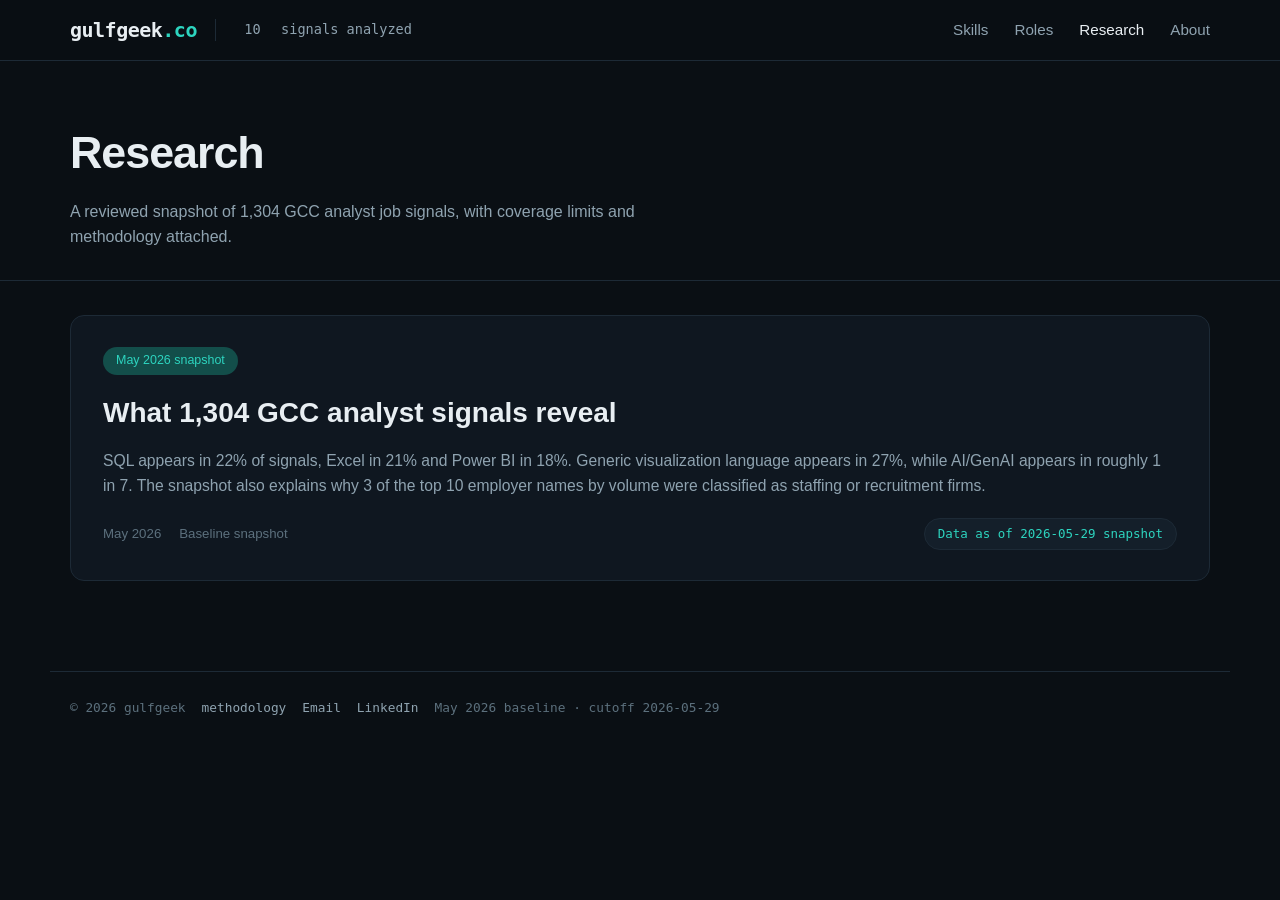
<file: research.html>
<!DOCTYPE html>
<html lang="en">

<head>
  <meta charset="UTF-8">
  <meta name="viewport" content="width=device-width, initial-scale=1.0">
  <title>Research | GCC analyst hiring signals | gulfgeek</title>
  <meta name="description"
    content="Reviewed GCC analyst hiring snapshots covering skills, roles, geography and the limits of the available sample.">
  <meta property="og:title" content="Research | GCC analyst hiring signals">
  <meta property="og:description" content="A reviewed snapshot of 1,304 GCC analyst hiring signals with methodology and coverage limits attached.">
  <meta property="og:type" content="website">
  <meta property="og:url" content="https://gulfgeek.co/research.html">
  <link rel="stylesheet" href="assets/style.css">
</head>

<body>

  <nav class="nav">
    <div class="nav-inner">
      <a class="wordmark" href="index.html">gulfgeek<span class="tld">.co</span></a>
      <span class="nav-count" data-navcount>1,304 signals analyzed</span>
      <div class="nav-links">
        <a href="skills.html">Skills</a>
        <a href="jobs.html">Roles</a>
        <a href="research.html" class="active">Research</a>
        <a href="about.html">About</a>
      </div>
      <button class="hamburger" aria-label="Open menu"><span aria-hidden="true">☰</span></button>
    </div>
  </nav>
  <div class="mobile-menu">
    <div class="mm-head">
      <a class="wordmark" href="index.html">gulfgeek<span class="tld">.co</span></a>
      <button class="mm-close" aria-label="Close menu"><span aria-hidden="true">✕</span></button>
    </div>
    <a href="skills.html">Skills</a>
    <a href="jobs.html">Roles</a>
    <a href="research.html">Research</a>
    <a href="about.html">About</a>
  </div>

  <header class="page-head">
    <h1>Research</h1>
    <p>A reviewed snapshot of 1,304 GCC analyst job signals, with coverage limits and methodology attached.</p>
  </header>
  <hr class="hr">

  <main class="page">
    <a class="card" href="may-2026.html">
      <span class="tag">May 2026 snapshot</span>
      <h2>What 1,304 GCC analyst signals reveal</h2>
      <p>SQL appears in 22% of signals, Excel in 21% and Power BI in 18%. Generic visualization language appears in 27%,
        while AI/GenAI appears in roughly 1 in 7. The snapshot also explains why 3 of the top 10 employer names by
        volume were classified as staffing or recruitment firms.</p>
      <div class="meta">
        <span>May 2026</span>
        <span>Baseline snapshot</span>
        <span class="badge">Data as of 2026-05-29 snapshot</span>
      </div>
    </a>
  </main>

  <footer class="footer">
    <span>© 2026 gulfgeek</span>
    <a href="about.html">methodology</a>
    <a href="mailto:maze291@outlook.com">Email</a>
    <a href="https://www.linkedin.com/in/mohammed-abdul-azeem-4379a630a/">LinkedIn</a>
    <span>May 2026 baseline · cutoff 2026-05-29</span>
  </footer>

  <script src="assets/app.js?v=20260716-1"></script>
</body>

</html>
</file>
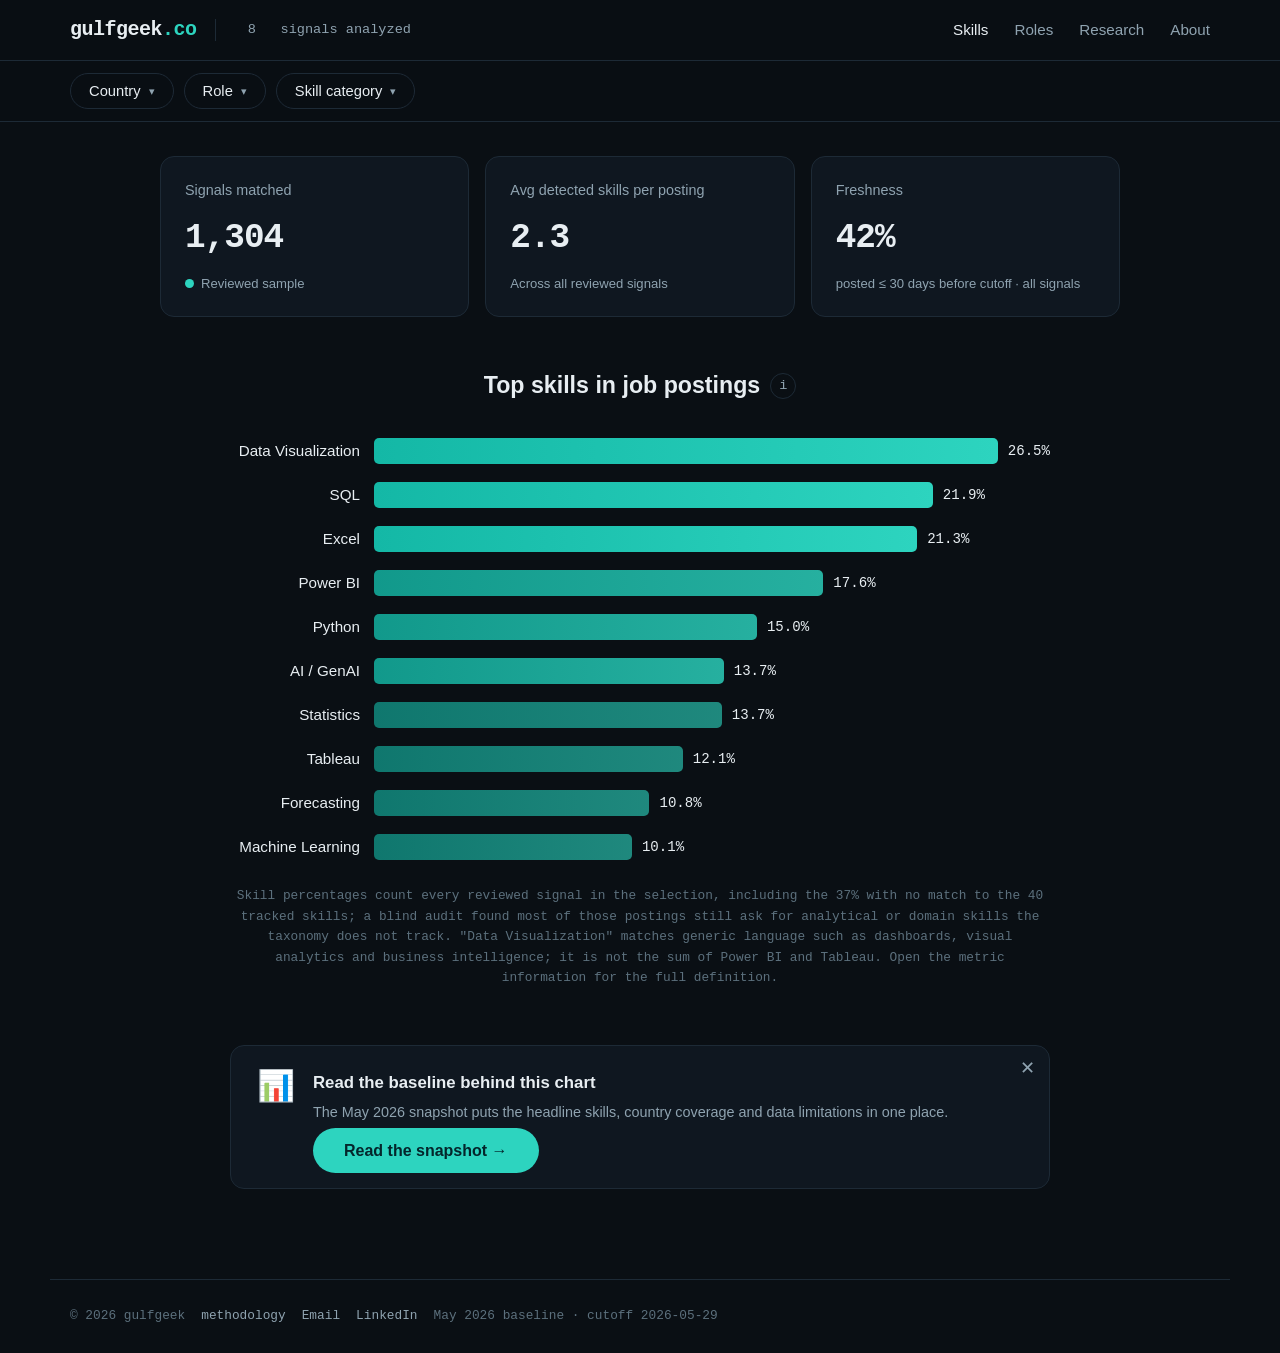
<file: skills.html>
<!DOCTYPE html>
<html lang="en">

<head>
  <meta charset="UTF-8">
  <meta name="viewport" content="width=device-width, initial-scale=1.0">
  <title>Top skills in GCC analyst job postings | gulfgeek</title>
  <meta name="description"
    content="The skills GCC employers ask for in analyst roles, from reviewed job signals. Filter by country, role and skill category across the UAE, Saudi Arabia, Qatar, Kuwait, Bahrain and Oman.">
  <meta property="og:title" content="Top skills in GCC analyst job postings">
  <meta property="og:description"
    content="SQL, Excel, Power BI and more, measured across reviewed signals from 6 GCC countries.">
  <meta property="og:type" content="website">
  <meta property="og:url" content="https://gulfgeek.co/skills.html">
  <link rel="stylesheet" href="assets/style.css">
</head>

<body>

  <nav class="nav">
    <div class="nav-inner">
      <a class="wordmark" href="index.html">gulfgeek<span class="tld">.co</span></a>
      <span class="nav-count" data-navcount>1,304 signals analyzed</span>
      <div class="nav-links">
        <a href="skills.html" class="active">Skills</a>
        <a href="jobs.html">Roles</a>
        <a href="research.html">Research</a>
        <a href="about.html">About</a>
      </div>
      <button class="hamburger" aria-label="Open menu"><span aria-hidden="true">☰</span></button>
    </div>
  </nav>
  <div class="mobile-menu">
    <div class="mm-head">
      <a class="wordmark" href="index.html">gulfgeek<span class="tld">.co</span></a>
      <button class="mm-close" aria-label="Close menu"><span aria-hidden="true">✕</span></button>
    </div>
    <a href="skills.html">Skills</a>
    <a href="jobs.html">Roles</a>
    <a href="research.html">Research</a>
    <a href="about.html">About</a>
  </div>

  <div class="filterbar">
    <div class="filterbar-inner">
      <div class="chip" id="f-country">
        <button class="trigger"><span class="chip-label">Country</span><span class="car">▾</span></button>
        <div class="menu"></div>
      </div>
      <div class="chip" id="f-role">
        <button class="trigger"><span class="chip-label">Role</span><span class="car">▾</span></button>
        <div class="menu"></div>
      </div>
      <div class="chip" id="f-cat">
        <button class="trigger"><span class="chip-label">Skill category</span><span class="car">▾</span></button>
        <div class="menu"></div>
      </div>
    </div>
  </div>

  <main class="page">
    <h1 style="position:absolute;width:1px;height:1px;overflow:hidden;clip:rect(0 0 0 0)">Top skills in GCC analyst job
      postings</h1>

    <div class="kpis">
      <div class="kpi">
        <h3>Signals matched</h3>
        <div class="big" id="kpi-matched">1,304</div>
        <div class="sub" id="kpi-matched-sub"><span class="dot"></span> Reviewed sample</div>
      </div>
      <div class="kpi">
        <h3>Avg detected skills per posting</h3>
        <div class="big" id="kpi-avg">2.3</div>
        <div class="sub" id="kpi-avg-sub">Across all reviewed signals</div>
      </div>
      <div class="kpi">
        <h3>Freshness</h3>
        <div class="big" id="kpi-fresh">42%</div>
        <div class="sub" id="kpi-fresh-sub">Posted within 30 days of cutoff</div>
      </div>
    </div>

    <div class="chart-head">
      <h2>Top skills in job postings</h2>
      <button class="info-btn" id="metric-info" aria-label="How this metric works"><span aria-hidden="true">i</span></button>
    </div>

    <div class="bars" id="bars"></div>

    <p class="chart-note">Skill percentages count every reviewed signal in the selection, including the 37% with no match to the 40 tracked skills; a blind audit found most of those postings still ask for analytical or domain skills the taxonomy does not track.
      "Data Visualization" matches generic language such as dashboards, visual analytics and business intelligence;
      it is not the sum of Power BI and Tableau. Open the metric information for the full definition.</p>

    <div class="promo">
      <div class="emoji" aria-hidden="true">📊</div>
      <div>
        <h3>Read the baseline behind this chart</h3>
        <p>The May 2026 snapshot puts the headline skills, country coverage and data limitations in one place.</p>
        <a class="btn btn-primary" href="may-2026.html">Read the snapshot →</a>
      </div>
      <button class="x" aria-label="Dismiss"><span aria-hidden="true">✕</span></button>
    </div>
  </main>

  <div class="modal-wrap" id="metric-modal" role="dialog" aria-modal="true" aria-label="How this metric works">
    <div class="modal">
      <button class="x" aria-label="Close"><span aria-hidden="true">✕</span></button>
      <h3>How this metric works</h3>
      <p>Skill demand is the share of reviewed signals in the current selection whose posting text matches a skill from
        a fixed 40-skill taxonomy. The selection uses the published methodology and all-signal denominator.</p>
      <h3>How to read it</h3>
      <p>A skill at 22% appears in 22 of every 100 reviewed postings in the selection. Higher means more employers are
        asking for it. Selections under 100 signals are flagged and should be read with care.</p>
      <h3>Coverage</h3>
      <p>May 2026 baseline: 1,304 unique reviewed signals across 6 GCC countries and 20 named cities, collected from 8 to 29 May
        2026 from commercial job-search APIs. 37% of signals have no match to the 40 tracked skills; they stay in the denominator, and audits show most contain analytical or domain skills outside the taxonomy. Salary appears in only 6.6% of signals, so no salary benchmark is published.
      </p>
    </div>
  </div>

  <footer class="footer">
    <span>© 2026 gulfgeek</span>
    <a href="about.html">methodology</a>
    <a href="mailto:maze291@outlook.com">Email</a>
    <a href="https://www.linkedin.com/in/mohammed-abdul-azeem-4379a630a/">LinkedIn</a>
    <span>May 2026 baseline · cutoff 2026-05-29</span>
  </footer>

  <script src="assets/app.js?v=20260716-1"></script>
</body>

</html>
</file>
<file: archive/styles.css>
:root {
  color-scheme: light;
  --ink: #17202a;
  --muted: #5b6470;
  --line: #d9e0e8;
  --paper: #f7f9fb;
  --white: #ffffff;
  --blue: #2563eb;
  --teal: #0f766e;
  --gold: #b7791f;
  --red: #b42318;
  --green-paper: #eef5f4;
  --shadow: 0 18px 50px rgba(22, 32, 42, 0.12);
}

* {
  box-sizing: border-box;
}

html {
  scroll-behavior: smooth;
}

body {
  margin: 0;
  background: var(--paper);
  color: var(--ink);
  font-family: Arial, Helvetica, sans-serif;
  line-height: 1.5;
}

a {
  color: inherit;
  text-decoration: none;
}

.site-header {
  position: sticky;
  top: 0;
  z-index: 10;
  display: flex;
  align-items: center;
  justify-content: space-between;
  gap: 24px;
  min-height: 72px;
  padding: 14px clamp(20px, 5vw, 72px);
  border-bottom: 1px solid var(--line);
  background: rgba(255, 255, 255, 0.95);
  backdrop-filter: blur(14px);
}

.brand {
  display: inline-flex;
  align-items: center;
  gap: 12px;
  font-weight: 700;
}

.brand-mark {
  display: inline-flex;
  align-items: center;
  justify-content: center;
  width: 44px;
  height: 32px;
  border-radius: 6px;
  background: var(--ink);
  color: var(--white);
  font-size: 13px;
  letter-spacing: 0;
}

nav {
  display: flex;
  align-items: center;
  gap: 22px;
  color: var(--muted);
  font-size: 15px;
}

nav a:hover,
nav a:focus,
nav a.is-active {
  color: var(--blue);
}

nav a {
  position: relative;
}

nav a::after {
  position: absolute;
  right: 50%;
  bottom: -6px;
  left: 50%;
  height: 2px;
  border-radius: 999px;
  background: var(--blue);
  transition: left 180ms ease, right 180ms ease;
  content: "";
}

nav a.is-active::after,
nav a:hover::after,
nav a:focus::after {
  right: 0;
  left: 0;
}

.hero {
  position: relative;
  overflow: hidden;
  min-height: calc(86vh - 72px);
  padding: clamp(48px, 7vw, 92px) clamp(20px, 5vw, 72px);
  background: var(--green-paper);
}

.hero-copy {
  position: relative;
  z-index: 2;
  max-width: 520px;
}

.eyebrow {
  margin: 0 0 16px;
  color: var(--teal);
  font-size: 15px;
  font-weight: 700;
  letter-spacing: 0.1em;
  text-transform: uppercase;
}

h1,
h2,
h3,
p {
  margin-top: 0;
}

h1 {
  max-width: 760px;
  margin-bottom: 22px;
  font-size: clamp(44px, 6.2vw, 88px);
  line-height: 0.96;
  letter-spacing: 0;
}

h2 {
  margin-bottom: 14px;
  font-size: clamp(28px, 3.5vw, 46px);
  line-height: 1.08;
  letter-spacing: 0;
}

h3 {
  margin-bottom: 10px;
  font-size: 19px;
  line-height: 1.25;
  letter-spacing: 0;
}

.hero-text {
  max-width: 620px;
  margin-bottom: 28px;
  color: var(--muted);
  font-size: clamp(18px, 2vw, 22px);
}

.period,
.mini-map span {
  border: 1px solid var(--line);
  border-radius: 999px;
  background: var(--white);
  color: var(--muted);
  font-size: 13px;
  font-weight: 700;
}

.dashboard-preview {
  position: absolute;
  right: clamp(20px, 5vw, 72px);
  bottom: clamp(24px, 5vw, 72px);
  z-index: 1;
  width: 100%;
  max-width: min(760px, 50vw);
  border: 1px solid #cbd6e2;
  border-radius: 8px;
  background: var(--white);
  box-shadow: var(--shadow);
  overflow: hidden;
}

.preview-header {
  display: flex;
  align-items: flex-start;
  justify-content: space-between;
  gap: 20px;
  padding: 24px;
  border-bottom: 1px solid var(--line);
}

.preview-header h2 {
  margin: 0;
  font-size: 24px;
}

.beta-preview-header {
  align-items: center;
}

.preview-kicker {
  margin-bottom: 6px;
  color: var(--muted);
  font-size: 13px;
  font-weight: 700;
  text-transform: uppercase;
}

.period {
  padding: 7px 10px;
}

.metric-grid {
  display: grid;
  grid-template-columns: repeat(3, minmax(0, 1fr));
  border-bottom: 1px solid var(--line);
}

.metric {
  min-height: 104px;
  padding: 20px 22px;
  border-right: 1px solid var(--line);
}

.metric:last-child {
  border-right: 0;
}

.metric-label {
  display: block;
  margin-bottom: 8px;
  color: var(--muted);
  font-size: 13px;
  font-weight: 700;
}

.metric strong {
  display: block;
  font-size: 30px;
  line-height: 1;
}

.chart-block {
  display: grid;
  gap: 14px;
  padding: 24px;
}

.bar-row {
  display: grid;
  grid-template-columns: minmax(128px, 180px) 1fr;
  align-items: center;
  gap: 16px;
  color: var(--muted);
  font-size: 14px;
  font-weight: 700;
}

.bar-track {
  height: 14px;
  border-radius: 999px;
  background: #e8edf3;
  overflow: hidden;
}

.bar {
  display: block;
  height: 100%;
  border-radius: inherit;
  background: var(--blue);
}

.bar.w-88 {
  width: 88%;
}

.bar.w-74 {
  width: 74%;
  background: var(--teal);
}

.bar.w-62 {
  width: 62%;
  background: var(--gold);
}

.bar.w-49 {
  width: 49%;
  background: var(--red);
}

.mini-map {
  display: flex;
  flex-wrap: wrap;
  gap: 10px;
  padding: 0 24px 24px;
}

.mini-map span {
  padding: 8px 10px;
}

.beta-preview-body {
  padding: 24px;
}

.beta-preview-body p {
  margin-bottom: 18px;
  color: var(--muted);
  font-size: 18px;
}

.evidence-note p {
  margin-bottom: 0;
  font-size: 16px;
}

.metrics-strip {
  display: grid;
  grid-template-columns: repeat(7, minmax(0, 1fr));
  border-top: 0;
  border-bottom: 1px solid var(--line);
  background: var(--white);
}

.metrics-strip article {
  min-height: 128px;
  padding: 24px clamp(14px, 2vw, 24px);
  border-right: 1px solid var(--line);
}

.metrics-strip article:last-child {
  border-right: 0;
}

.metrics-strip strong {
  display: block;
  margin-bottom: 9px;
  color: var(--ink);
  font-size: clamp(28px, 3vw, 38px);
  line-height: 1;
}

.metrics-strip span {
  display: block;
  color: var(--muted);
  font-size: 13px;
  font-weight: 700;
  line-height: 1.35;
  text-transform: uppercase;
}

.dashboard-shot {
  padding: clamp(84px, 9vw, 124px) clamp(20px, 5vw, 72px) clamp(54px, 7vw, 96px);
  border-bottom: 1px solid var(--line);
  background: #f9fbfd;
}

.dashboard-shot-copy {
  max-width: 860px;
  margin-bottom: 32px;
}

.dashboard-shot-copy p:last-child {
  max-width: 720px;
  margin-bottom: 0;
  color: var(--muted);
  font-size: 18px;
}

.proof-grid {
  display: grid;
  grid-template-columns: repeat(3, minmax(0, 1fr));
  max-width: 1180px;
  margin-bottom: 28px;
  border: 1px solid var(--line);
  border-radius: 8px;
  background: var(--white);
  overflow: hidden;
}

.proof-grid article {
  min-height: 138px;
  padding: 22px;
  border-right: 1px solid var(--line);
}

.proof-grid article:last-child {
  border-right: 0;
}

.proof-grid span,
.beta-stat span {
  display: block;
  margin-bottom: 10px;
  color: var(--muted);
  font-size: 13px;
  font-weight: 700;
  line-height: 1.35;
  text-transform: uppercase;
}

.proof-grid strong {
  display: block;
  margin-bottom: 10px;
  color: var(--ink);
  font-size: 24px;
  line-height: 1.1;
}

.proof-grid p {
  margin: 0;
  color: var(--muted);
  font-size: 15px;
}

.proof-note {
  margin-bottom: 14px;
}

.proof-actions,
.sample-actions {
  display: flex;
  flex-wrap: wrap;
  gap: 12px;
}

.proof-link {
  color: var(--blue);
  font-weight: 700;
  text-decoration: none;
}

.proof-link-secondary {
  color: var(--muted);
}

.proof-link:hover,
.button-link:hover {
  text-decoration: underline;
}

.button-link {
  display: inline-flex;
  align-items: center;
  justify-content: center;
  min-height: 44px;
  padding: 10px 16px;
  border: 1px solid var(--ink);
  border-radius: 6px;
  background: var(--ink);
  color: var(--white);
  font-weight: 700;
}

.button-link-secondary {
  border-color: var(--line);
  background: var(--white);
  color: var(--ink);
}

.dashboard-shot-frame {
  max-width: 1180px;
  margin: 0;
}

.dashboard-shot-frame img {
  display: block;
  width: 100%;
  height: auto;
  border: 1px solid #cbd6e2;
  border-radius: 8px;
  background: var(--white);
  box-shadow: var(--shadow);
}

.dashboard-shot-frame figcaption {
  margin-top: 12px;
  color: var(--muted);
  font-size: 14px;
}

.powerbi-section {
  background: var(--white);
}

.powerbi-section .section-heading h2 {
  max-width: 1100px;
}

.powerbi-section .section-heading p:last-child {
  max-width: 980px;
  color: var(--muted);
  font-size: 18px;
}

.powerbi-actions {
  margin-top: 18px;
}

.sql-section {
  background: #f9fbfd;
}

.sql-section .section-heading p:last-child {
  max-width: 980px;
  color: var(--muted);
  font-size: 18px;
}

.workflow-rail {
  display: grid;
  grid-template-columns: repeat(4, minmax(0, 1fr));
  gap: 18px;
  max-width: 1240px;
  margin-bottom: 18px;
}

.workflow-rail article,
.sql-proof-grid article {
  min-width: 0;
  border: 1px solid var(--line);
  border-radius: 8px;
  background: var(--white);
}

.workflow-rail article {
  min-height: 250px;
  padding: 24px;
}

.workflow-rail .step-number {
  margin-bottom: 28px;
}

.workflow-rail p,
.sql-proof-grid p {
  margin-bottom: 0;
  color: var(--muted);
}

.sql-proof-grid {
  display: grid;
  grid-template-columns: repeat(3, minmax(0, 1fr));
  gap: 18px;
  max-width: 1180px;
  margin-bottom: 22px;
}

.sql-proof-grid article {
  min-height: 158px;
  padding: 22px;
}

.sql-proof-grid span {
  display: block;
  margin-bottom: 10px;
  color: var(--muted);
  font-size: 13px;
  font-weight: 700;
  line-height: 1.35;
  text-transform: uppercase;
}

.sql-proof-grid strong {
  display: block;
  margin-bottom: 10px;
  color: var(--ink);
  font-size: 24px;
  line-height: 1.1;
}

.sql-actions {
  align-items: center;
}

.sql-section h2,
.sql-section h3,
.sql-section p,
.sql-proof-grid strong {
  max-width: 100%;
  overflow-wrap: break-word;
}

.section {
  padding: clamp(54px, 7vw, 96px) clamp(20px, 5vw, 72px);
  border-bottom: 1px solid var(--line);
  background: var(--white);
}

.section.compact {
  background: #f9fbfd;
}

.section-heading {
  max-width: 860px;
  margin-bottom: 32px;
}

.section-heading h2 {
  max-width: 940px;
}

.sample-hero {
  padding: clamp(54px, 7vw, 96px) clamp(20px, 5vw, 72px);
  border-bottom: 1px solid var(--line);
  background: var(--green-paper);
}

.sample-hero h1 {
  max-width: 900px;
}

.sample-section {
  padding: clamp(44px, 6vw, 72px) clamp(20px, 5vw, 72px);
  border-bottom: 1px solid var(--line);
  background: var(--white);
}

.sample-section .section-heading p:last-child {
  max-width: 780px;
  margin-bottom: 0;
  color: var(--muted);
  font-size: 18px;
}

.sample-table-wrap {
  max-width: 100%;
  border: 1px solid var(--line);
  border-radius: 8px;
  background: var(--white);
  overflow-x: auto;
  box-shadow: 0 10px 30px rgba(22, 32, 42, 0.08);
}

.sample-table {
  width: 100%;
  min-width: 1720px;
  border-collapse: separate;
  border-spacing: 0;
  font-size: 14px;
}

.sample-table th,
.sample-table td {
  padding: 14px 18px;
  border-right: 1px solid var(--line);
  border-bottom: 1px solid var(--line);
  text-align: left;
  vertical-align: top;
  white-space: nowrap;
}

.sample-table thead th {
  position: sticky;
  top: 0;
  z-index: 2;
  background: #eef5f4;
  color: var(--ink);
  font-size: 12px;
  letter-spacing: 0.04em;
  text-transform: uppercase;
}

.sample-table tbody th {
  position: sticky;
  left: 0;
  z-index: 1;
  background: var(--white);
  color: var(--ink);
  font-weight: 700;
}

.sample-table th:nth-child(1),
.sample-table td:nth-child(1) {
  min-width: 132px;
}

.sample-table th:nth-child(2),
.sample-table td:nth-child(2) {
  min-width: 150px;
}

.sample-table th:nth-child(3),
.sample-table td:nth-child(3) {
  min-width: 190px;
}

.sample-table th:nth-child(4),
.sample-table td:nth-child(4),
.sample-table th:nth-child(6),
.sample-table td:nth-child(6),
.sample-table th:nth-child(10),
.sample-table td:nth-child(10),
.sample-table th:nth-child(12),
.sample-table td:nth-child(12) {
  min-width: 150px;
}

.sample-table th:nth-child(5),
.sample-table td:nth-child(5) {
  min-width: 220px;
}

.sample-table td:nth-child(7) {
  min-width: 380px;
  max-width: 520px;
  white-space: normal;
}

.sample-table tr:last-child th,
.sample-table tr:last-child td {
  border-bottom: 0;
}

.sample-table th:last-child,
.sample-table td:last-child {
  border-right: 0;
}

.info-grid {
  display: grid;
  grid-template-columns: repeat(3, minmax(0, 1fr));
  gap: 18px;
}

.info-grid article {
  min-height: 210px;
  padding: 24px;
  border: 1px solid var(--line);
  border-radius: 8px;
  background: var(--white);
}

.market-update {
  background: var(--white);
}

.market-update .section-heading p:last-child {
  max-width: 760px;
  color: var(--muted);
  font-size: 18px;
}

.update-grid {
  display: grid;
  grid-template-columns: repeat(4, minmax(0, 1fr));
  gap: 18px;
  max-width: 1240px;
}

.update-grid article,
.quick-read {
  border: 1px solid var(--line);
  border-radius: 8px;
  background: var(--white);
}

.update-grid article {
  padding: 22px;
}

.update-grid h3,
.quick-read h3 {
  margin-bottom: 18px;
  font-size: 22px;
}

.update-grid ol {
  display: grid;
  gap: 0;
  margin: 0;
  padding: 0;
  list-style: none;
  counter-reset: update-rank;
}

.update-grid li {
  display: grid;
  grid-template-columns: 26px minmax(0, 1fr) auto;
  gap: 12px;
  align-items: baseline;
  min-height: 38px;
  padding: 10px 0;
  border-top: 1px solid var(--line);
  counter-increment: update-rank;
}

.update-grid li::before {
  content: counter(update-rank, decimal-leading-zero);
  color: var(--teal);
  font-size: 12px;
  font-weight: 800;
}

.update-grid li span {
  color: var(--ink);
  font-weight: 700;
  line-height: 1.3;
}

.update-grid li strong {
  color: var(--muted);
  font-size: 15px;
}

.quick-read {
  max-width: 980px;
  margin-top: 18px;
  padding: 24px;
}

.quick-read p {
  max-width: 820px;
  color: var(--muted);
}

.quick-read p:last-child {
  margin-bottom: 0;
}

.build-grid {
  display: grid;
  grid-template-columns: repeat(4, minmax(0, 1fr));
  gap: 18px;
}

.build-grid article {
  min-height: 260px;
  padding: 24px;
  border: 1px solid var(--line);
  border-radius: 8px;
  background: var(--white);
}

.step-number {
  display: block;
  margin-bottom: 42px;
  color: var(--teal);
  font-size: 13px;
  font-weight: 700;
  letter-spacing: 0.08em;
}

.info-grid p,
.build-grid p,
.recommendation-panel p,
.scope-list p,
.beta-panel p,
footer p {
  color: var(--muted);
}

.recommendation-panel {
  display: grid;
  grid-template-columns: minmax(280px, 0.9fr) minmax(0, 1.1fr);
  gap: 28px;
  max-width: 1080px;
  padding: 28px;
  border: 1px solid var(--line);
  border-radius: 8px;
  background: var(--white);
}

.recommendation-panel h3 {
  margin-bottom: 12px;
  font-size: clamp(28px, 4vw, 44px);
  line-height: 1.05;
}

.skill-ranking {
  display: grid;
  gap: 0;
  margin: 0;
  padding: 0;
  list-style: none;
  border-top: 1px solid var(--line);
}

.skill-ranking li {
  display: grid;
  grid-template-columns: 52px minmax(150px, 1fr) minmax(160px, 1fr);
  align-items: center;
  gap: 18px;
  min-height: 54px;
  border-bottom: 1px solid var(--line);
}

.rank {
  color: var(--teal);
  font-size: 13px;
  font-weight: 700;
  letter-spacing: 0.08em;
}

.skill-name {
  color: var(--ink);
  font-size: 17px;
  font-weight: 700;
}

.skill-note {
  color: var(--muted);
  font-size: 15px;
}

.scope-list {
  display: grid;
  gap: 18px;
  max-width: 980px;
}

.scope-list div {
  display: grid;
  grid-template-columns: 190px 1fr;
  gap: 24px;
  padding: 18px 0;
  border-top: 1px solid var(--line);
}

.label {
  color: var(--ink);
  font-weight: 700;
}

.beta-panel {
  display: flex;
  align-items: center;
  justify-content: space-between;
  gap: 24px;
  max-width: 980px;
  padding: 26px;
  border: 1px solid var(--line);
  border-radius: 8px;
  background: var(--white);
}

.beta-panel p {
  max-width: 680px;
  margin: 0;
  font-size: 18px;
}

.beta-stat {
  min-width: 180px;
}

.beta-stat strong {
  display: block;
  margin-bottom: 8px;
  color: var(--ink);
  font-size: 42px;
  line-height: 1;
}

footer {
  padding: 28px clamp(20px, 5vw, 72px);
  background: var(--ink);
}

footer p {
  margin: 0;
  color: #d7dde5;
  font-size: 14px;
}

@media (max-width: 1240px) {
  .site-header {
    align-items: flex-start;
    flex-direction: column;
  }

  .hero {
    min-height: auto;
  }

  .dashboard-preview {
    position: static;
    max-width: none;
    margin-top: 32px;
  }

  .metrics-strip,
  .proof-grid,
  .info-grid,
  .update-grid,
  .build-grid,
  .workflow-rail,
  .sql-proof-grid,
  .recommendation-panel {
    grid-template-columns: 1fr;
  }

  .metrics-strip article {
    min-height: auto;
    border-right: 0;
    border-bottom: 1px solid var(--line);
  }

  .metrics-strip article:last-child {
    border-bottom: 0;
  }

  .proof-grid article {
    border-right: 0;
    border-bottom: 1px solid var(--line);
  }

  .proof-grid article:last-child {
    border-bottom: 0;
  }

  .hero-copy {
    max-width: 760px;
  }

  .scope-list div {
    grid-template-columns: 1fr;
    gap: 8px;
  }

  .beta-panel {
    align-items: flex-start;
    flex-direction: column;
  }
}

@media (max-width: 560px) {
  nav {
    width: 100%;
    justify-content: space-between;
    gap: 12px;
  }

  h1 {
    font-size: 42px;
  }

  .metric-grid {
    grid-template-columns: 1fr;
  }

  .metric {
    min-height: 86px;
    border-right: 0;
    border-bottom: 1px solid var(--line);
  }

  .metric:last-child {
    border-bottom: 0;
  }

  .bar-row {
    grid-template-columns: 1fr;
    gap: 8px;
  }

  .skill-ranking li {
    grid-template-columns: 40px 1fr;
    gap: 10px;
    padding: 12px 0;
  }

  .skill-note {
    grid-column: 2;
  }

  .sql-section .section-heading h2 {
    font-size: 26px;
    line-height: 1.12;
  }

  .sql-section .section-heading p:last-child {
    font-size: 16px;
  }

  .workflow-rail article,
  .sql-proof-grid article {
    min-height: auto;
  }

  .sql-actions {
    align-items: stretch;
    flex-direction: column;
  }

  .sql-actions .button-link {
    width: 100%;
  }
}
</file>
<file: assets/style.css>
/* ============ gulfgeek design tokens ============ */
:root{
  --bg:#0a0f14;            /* deep gulf night */
  --bg-raise:#0f1720;      /* cards / nav */
  --bg-raise2:#141f2a;     /* hover / dropdowns */
  --line:#1d2a36;          /* hairline borders */
  --text:#e8eef2;
  --text-dim:#8fa3b0;
  --text-faint:#5c707d;
  --accent:#2dd4bf;        /* gulf teal */
  --accent-deep:#14b8a6;
  --accent-dim:#134e4a;
  --warn:#f0b429;
  --radius:14px;
  --radius-pill:999px;
  --mono:ui-monospace,'Cascadia Code','JetBrains Mono',Menlo,Consolas,monospace;
  --sans:-apple-system,BlinkMacSystemFont,'Segoe UI',Roboto,Inter,sans-serif;
  --maxw:1180px;
}
*{margin:0;padding:0;box-sizing:border-box}
html{scroll-behavior:smooth}
body{background:var(--bg);color:var(--text);font-family:var(--sans);font-size:16px;line-height:1.6;-webkit-font-smoothing:antialiased}
a{color:var(--accent);text-decoration:none}
a:hover{text-decoration:underline}
button{font-family:inherit;cursor:pointer}
:focus-visible{outline:2px solid var(--accent);outline-offset:2px;border-radius:4px}
@media (prefers-reduced-motion:reduce){*,*::before,*::after{animation:none!important;transition:none!important}}

/* ============ nav ============ */
.nav{position:sticky;top:0;z-index:50;background:rgba(10,15,20,.92);backdrop-filter:blur(8px);border-bottom:1px solid var(--line)}
.nav-inner{max-width:var(--maxw);margin:0 auto;padding:14px 20px;display:flex;align-items:center;gap:18px}
.wordmark{font-family:var(--mono);font-weight:700;font-size:1.25rem;color:var(--text);letter-spacing:-.5px;white-space:nowrap}
.wordmark:hover{text-decoration:none}
.wordmark .tld{color:var(--accent)}
.nav-count{color:var(--text-dim);font-size:.85rem;border-left:1px solid var(--line);padding-left:16px;font-family:var(--mono)}
.nav-links{margin-left:auto;display:flex;gap:26px}
.nav-links a{color:var(--text-dim);font-size:.95rem}
.nav-links a:hover{color:var(--text);text-decoration:none}
.nav-links a.active{color:var(--text)}
.hamburger{display:none;margin-left:auto;background:none;border:none;color:var(--text);font-size:1.6rem;line-height:1}
.mobile-menu{display:none}
@media (max-width:760px){
  .nav-links{display:none}
  .hamburger{display:block}
  .nav-count{display:none}
  .mobile-menu.open{display:flex;flex-direction:column;position:fixed;inset:0;background:var(--bg);z-index:60;padding:20px}
  .mobile-menu .mm-head{display:flex;justify-content:space-between;align-items:center;margin-bottom:30px}
  .mobile-menu a{color:var(--text);font-size:1.5rem;padding:16px 4px;border-bottom:1px solid var(--line)}
  .mobile-menu a:hover{text-decoration:none;color:var(--accent)}
  .mm-close{background:none;border:none;color:var(--text);font-size:1.8rem}
}

/* ============ landing hero ============ */
.hero{min-height:calc(100vh - 61px);display:flex;flex-direction:column;justify-content:center;align-items:center;text-align:center;padding:40px 20px;position:relative;overflow:hidden}
.hero::before{content:'';position:absolute;inset:0;background:radial-gradient(ellipse 70% 45% at 50% 38%,rgba(45,212,191,.07),transparent 70%);pointer-events:none}
.hero-title{font-family:var(--mono);font-weight:700;font-size:clamp(2.6rem,9vw,5.2rem);letter-spacing:-3px;margin-bottom:18px}
.hero-title .tld{color:var(--accent)}
.trust-line{color:var(--text-dim);font-size:clamp(.85rem,2.5vw,1.05rem);display:flex;flex-wrap:wrap;gap:10px;justify-content:center;font-family:var(--mono)}
.trust-line .sep{color:var(--text-faint)}
.trust-line strong{color:var(--text);font-weight:600}
.countup-value{display:inline-block;min-width:5ch;text-align:center;font-variant-numeric:tabular-nums}
.countup-value.count-tick{animation:count-tick .55s ease-out}
@keyframes count-tick{
  0%{opacity:.25;transform:translateY(7px) scale(.96)}
  65%{opacity:1;transform:translateY(-2px) scale(1.03)}
  100%{opacity:1;transform:translateY(0) scale(1)}
}
.hero-ctas{margin-top:46px;display:flex;gap:14px;flex-wrap:wrap;justify-content:center}
.btn{border-radius:var(--radius-pill);padding:13px 30px;font-size:1rem;font-weight:600;border:1px solid transparent;transition:transform .12s,background .12s}
.btn:hover{text-decoration:none;transform:translateY(-1px)}
.btn-primary{background:var(--accent);color:#04262b}
.btn-primary:hover{background:var(--accent-deep);color:#04262b}
.btn-ghost{background:transparent;color:var(--text);border-color:var(--line)}
.btn-ghost:hover{border-color:var(--accent);color:var(--accent)}
.hero-badge{margin-top:54px;color:var(--text-faint);font-size:.8rem;font-family:var(--mono)}
.hero-badge a{color:var(--text-dim)}

/* ============ filter bar ============ */
.filterbar{position:sticky;top:61px;z-index:40;background:rgba(10,15,20,.92);backdrop-filter:blur(8px);border-bottom:1px solid var(--line)}
.filterbar-inner{max-width:var(--maxw);margin:0 auto;padding:12px 20px;display:flex;gap:10px;overflow-x:auto;scrollbar-width:none}
.filterbar-inner::-webkit-scrollbar{display:none}
.chip{position:relative;flex-shrink:0}
.chip > button{display:flex;align-items:center;gap:8px;background:transparent;border:1px solid var(--line);border-radius:var(--radius-pill);color:var(--text);padding:9px 18px;font-size:.92rem;white-space:nowrap;transition:border-color .12s}
.chip > button:hover{border-color:var(--text-faint)}
.chip.on > button{border-color:var(--accent);color:var(--accent)}
.chip > button .car{font-size:.7rem;color:var(--text-dim)}
.chip-label{position:static}
.menu{position:fixed;top:auto;left:auto;min-width:230px;max-height:340px;overflow-y:auto;background:var(--bg-raise2);border:1px solid var(--line);border-radius:var(--radius);padding:6px;display:none;box-shadow:0 14px 40px rgba(0,0,0,.5);z-index:80}
.chip.open .menu{display:block}
.menu.is-open{display:block}
.menu button{display:flex;justify-content:space-between;align-items:center;width:100%;text-align:left;background:none;border:none;color:var(--text);padding:10px 14px;border-radius:8px;font-size:.92rem}
.menu button:hover{background:var(--bg-raise)}
.menu button .check{color:var(--accent)}

/* ============ page shell / KPI cards ============ */
.page{max-width:var(--maxw);margin:0 auto;padding:34px 20px 90px}
.kpis{display:grid;grid-template-columns:repeat(3,1fr);gap:16px;max-width:960px;margin:0 auto 50px}
@media (max-width:760px){.kpis{display:flex;overflow-x:auto;scroll-snap-type:x mandatory;scrollbar-width:none;margin-left:-20px;margin-right:-20px;padding:0 20px}
.kpis::-webkit-scrollbar{display:none}
.kpi{min-width:78%;scroll-snap-align:start}}
.kpi{background:var(--bg-raise);border:1px solid var(--line);border-radius:var(--radius);padding:22px 24px}
.kpi h3{font-size:.9rem;font-weight:500;color:var(--text-dim);margin-bottom:8px}
.kpi .big{font-family:var(--mono);font-size:2.15rem;font-weight:700;letter-spacing:-1px}
.kpi .sub{font-size:.82rem;color:var(--text-dim);margin-top:8px;display:flex;align-items:center;gap:7px}
.kpi .dot{width:9px;height:9px;border-radius:50%;background:var(--accent);display:inline-block}

/* ============ chart ============ */
.chart-head{display:flex;align-items:center;justify-content:center;gap:10px;margin-bottom:34px}
.chart-head h2{font-size:1.45rem;font-weight:700}
.info-btn{background:none;border:1px solid var(--line);border-radius:50%;width:26px;height:26px;color:var(--text-dim);font-size:.85rem;font-family:var(--mono)}
.info-btn:hover{border-color:var(--accent);color:var(--accent)}
.bars{max-width:820px;margin:0 auto;display:flex;flex-direction:column;gap:18px}
.bar-row{display:grid;grid-template-columns:130px 1fr;gap:14px;align-items:center;position:relative}
.bar-row .lbl{text-align:right;font-size:.95rem;color:var(--text);white-space:nowrap;overflow:hidden;text-overflow:ellipsis}
.bar-track{display:flex;align-items:center;gap:10px}
.bar{height:26px;border-radius:5px;background:linear-gradient(90deg,var(--accent-deep),var(--accent));min-width:3px;transform-origin:left;animation:grow .6s cubic-bezier(.2,.7,.3,1) both;cursor:pointer}
.bar-row:nth-child(n+4) .bar{opacity:.82}
.bar-row:nth-child(n+7) .bar{opacity:.62}
.bar .pctlbl{display:none}
.bar-pct{font-family:var(--mono);font-size:.88rem;color:var(--text);white-space:nowrap}
@keyframes grow{from{transform:scaleX(0)}to{transform:scaleX(1)}}
@media (max-width:600px){.bar-row{grid-template-columns:92px 1fr}.bar-row .lbl{font-size:.82rem}}
.tip{position:absolute;z-index:45;background:var(--bg-raise2);border:1px solid var(--line);border-radius:12px;padding:14px 16px;min-width:220px;box-shadow:0 14px 40px rgba(0,0,0,.55);pointer-events:none}
.tip h4{font-size:1rem;margin-bottom:8px;border-bottom:1px solid var(--line);padding-bottom:8px}
.tip .tr{display:flex;justify-content:space-between;gap:20px;font-size:.85rem;padding:3px 0}
.tip .tr span:first-child{color:var(--text-dim)}
.tip .tr span:last-child{font-family:var(--mono)}
.chart-note{max-width:820px;margin:26px auto 0;color:var(--text-faint);font-size:.8rem;text-align:center;font-family:var(--mono)}
.empty{color:var(--text-dim);text-align:center;padding:60px 20px;font-size:.95rem}

/* ============ metric explainer modal ============ */
.modal-wrap{position:fixed;inset:0;z-index:70;display:none;align-items:center;justify-content:center;padding:20px;background:rgba(4,8,11,.7)}
.modal-wrap.open{display:flex}
.modal{background:var(--bg-raise2);border:1px solid var(--line);border-radius:var(--radius);max-width:520px;width:100%;max-height:82vh;overflow-y:auto;padding:26px 28px;position:relative}
.modal h3{font-size:1.05rem;margin:18px 0 6px;color:var(--text)}
.modal h3:first-of-type{margin-top:0}
.modal p{color:var(--text-dim);font-size:.92rem}
.modal .x{position:absolute;top:14px;right:16px;background:none;border:none;color:var(--text-dim);font-size:1.3rem}
.modal .x:hover{color:var(--text)}

/* ============ pills (jobs page) ============ */
.pill-intro{text-align:center;color:var(--text-dim);margin:26px 0 30px}
.pills{display:flex;flex-wrap:wrap;gap:12px;justify-content:center;max-width:860px;margin:0 auto 50px}
.pill{background:transparent;border:1px solid var(--line);border-radius:var(--radius-pill);color:var(--text);padding:11px 22px;font-size:.95rem;transition:all .12s;box-shadow:0 0 0 0 rgba(45,212,191,0)}
.pill:hover{border-color:var(--accent);text-decoration:none}
.pill.on{border-color:var(--accent);color:var(--accent);box-shadow:0 0 18px -6px rgba(45,212,191,.5)}
.pill .cnt{color:var(--text-faint);font-family:var(--mono);font-size:.8rem;margin-left:7px}
.pill.on .cnt{color:var(--accent-deep)}
.role-detail{max-width:860px;margin:0 auto;display:none}
.role-detail.show{display:block;animation:fadeup .35s both}
@keyframes fadeup{from{opacity:0;transform:translateY(10px)}to{opacity:1;transform:none}}
.rd-grid{display:grid;grid-template-columns:1fr 1fr;gap:16px;margin-top:26px}
@media (max-width:700px){.rd-grid{grid-template-columns:1fr}}
.panel{background:var(--bg-raise);border:1px solid var(--line);border-radius:var(--radius);padding:22px 24px}
.panel h3{font-size:.92rem;color:var(--text-dim);font-weight:500;margin-bottom:16px}
.mini-row{display:grid;grid-template-columns:110px 1fr 46px;gap:10px;align-items:center;margin-bottom:10px;font-size:.85rem}
.mini-row .mlbl{color:var(--text);white-space:nowrap;overflow:hidden;text-overflow:ellipsis}
.mini-bar{height:9px;border-radius:4px;background:var(--accent-dim);overflow:hidden}
.mini-bar i{display:block;height:100%;background:var(--accent);border-radius:4px}
.mini-row .mval{font-family:var(--mono);color:var(--text-dim);text-align:right;font-size:.8rem}

/* ============ research cards ============ */
.page-head{max-width:var(--maxw);margin:0 auto;padding:56px 20px 30px}
.page-head h1{font-size:clamp(2rem,5vw,2.8rem);font-weight:800;letter-spacing:-1px}
.page-head p{color:var(--text-dim);margin-top:10px;max-width:640px}
.hr{border:none;border-top:1px solid var(--line)}
.card{display:block;background:var(--bg-raise);border:1px solid var(--line);border-radius:var(--radius);padding:30px 32px;color:var(--text);transition:border-color .12s}
.card:hover{border-color:var(--accent);text-decoration:none}
.card .tag{display:inline-block;background:var(--accent-dim);color:var(--accent);border-radius:var(--radius-pill);font-size:.78rem;padding:4px 13px;margin-bottom:16px}
.card h2{font-size:clamp(1.3rem,3vw,1.75rem);margin-bottom:12px}
.card p{color:var(--text-dim);font-size:.98rem}
.card .meta{display:flex;align-items:center;gap:18px;margin-top:20px;color:var(--text-faint);font-size:.83rem;flex-wrap:wrap}
.card .badge{margin-left:auto;background:var(--bg-raise2);border:1px solid var(--line);color:var(--accent);border-radius:var(--radius-pill);padding:5px 13px;font-size:.78rem;font-family:var(--mono)}
.card-grid{display:grid;grid-template-columns:1fr 1fr;gap:20px;margin-top:20px}
@media (max-width:700px){.card-grid{grid-template-columns:1fr}.card .badge{margin-left:0}}
.card.soon{opacity:.55;pointer-events:none}

/* ============ research article ============ */
.article-head{max-width:760px}
.article-head .back-link{display:inline-block;margin-bottom:22px;color:var(--text-dim);font-size:.9rem}
.article-head .tag{display:inline-block;background:var(--accent-dim);color:var(--accent);border-radius:var(--radius-pill);font-size:.78rem;padding:4px 13px;margin-bottom:16px}
.article-head h1{max-width:720px}
.article-meta{display:flex;gap:18px;flex-wrap:wrap;margin-top:18px;color:var(--text-faint);font: .82rem var(--mono)}
.report-prose{padding-top:10px}
.report-prose .key-findings{padding-left:22px}
.report-prose .key-findings li{margin-bottom:10px}
.table-wrap{overflow-x:auto;margin:16px 0 20px}
.report-table{width:100%;border-collapse:collapse;min-width:520px;font-size:.9rem}
.report-table th,.report-table td{padding:11px 12px;border-bottom:1px solid var(--line);text-align:left}
.report-table th{color:var(--text);font-weight:600;background:var(--bg-raise)}
.report-table td{color:var(--text-dim)}
.report-table th:nth-child(n+2),.report-table td:nth-child(n+2){text-align:right}

/* ============ prose (about / article) ============ */
.prose{max-width:720px;margin:0 auto;padding:0 20px 90px}
.prose h2{font-size:1.35rem;margin:40px 0 12px}
.prose p,.prose li{color:var(--text-dim)}
.prose ul{padding-left:22px;margin:10px 0}
.prose strong{color:var(--text)}
.notice{background:rgba(240,180,41,.06);border:1px solid rgba(240,180,41,.35);border-radius:var(--radius);padding:20px 22px;margin:30px 0}
.notice h3{color:var(--warn);font-size:.95rem;margin-bottom:8px;display:flex;gap:8px;align-items:center}
.notice p{font-size:.92rem;color:var(--text-dim)}
.stat-strip{display:grid;grid-template-columns:repeat(3,1fr);gap:16px;margin:36px 0}
@media (max-width:640px){.stat-strip{grid-template-columns:1fr}}
.about-cta{display:flex;gap:16px;align-items:center;margin-top:50px;padding-top:30px;border-top:1px solid var(--line);flex-wrap:wrap}
.footer{max-width:var(--maxw);margin:0 auto;padding:26px 20px;color:var(--text-faint);font-size:.8rem;font-family:var(--mono);border-top:1px solid var(--line);display:flex;gap:16px;flex-wrap:wrap}
.footer a{color:var(--text-dim)}

/* ============ promo card ============ */
.promo{max-width:820px;margin:56px auto 0;background:var(--bg-raise);border:1px solid var(--line);border-radius:var(--radius);padding:24px 26px;display:flex;gap:18px;align-items:flex-start;position:relative}
.promo .emoji{font-size:1.9rem;line-height:1}
.promo h3{font-size:1.05rem;margin-bottom:5px}
.promo p{color:var(--text-dim);font-size:.9rem;margin-bottom:14px}
.promo .x{position:absolute;top:12px;right:14px;background:none;border:none;color:var(--text-dim);font-size:1.1rem}

.btn{white-space:nowrap}
@media (max-width:600px){
  .promo{flex-direction:column;gap:12px}
  .promo .emoji{font-size:1.6rem}
  .promo .btn{align-self:flex-start}
}
</file>
<file: styles.css>
:root {
  color-scheme: light;
  --ink: #17202a;
  --muted: #5b6470;
  --line: #d9e0e8;
  --paper: #f7f9fb;
  --white: #ffffff;
  --blue: #2563eb;
  --teal: #0f766e;
  --gold: #b7791f;
  --red: #b42318;
  --green-paper: #eef5f4;
  --shadow: 0 18px 50px rgba(22, 32, 42, 0.12);
}

* {
  box-sizing: border-box;
}

html {
  scroll-behavior: smooth;
}

body {
  margin: 0;
  background: var(--paper);
  color: var(--ink);
  font-family: Arial, Helvetica, sans-serif;
  line-height: 1.5;
}

a {
  color: inherit;
  text-decoration: none;
}

.site-header {
  position: sticky;
  top: 0;
  z-index: 10;
  display: flex;
  align-items: center;
  justify-content: space-between;
  gap: 24px;
  min-height: 72px;
  padding: 14px clamp(20px, 5vw, 72px);
  border-bottom: 1px solid var(--line);
  background: rgba(255, 255, 255, 0.95);
  backdrop-filter: blur(14px);
}

.brand {
  display: inline-flex;
  align-items: center;
  gap: 12px;
  font-weight: 700;
}

.brand-mark {
  display: inline-flex;
  align-items: center;
  justify-content: center;
  width: 44px;
  height: 32px;
  border-radius: 6px;
  background: var(--ink);
  color: var(--white);
  font-size: 13px;
  letter-spacing: 0;
}

nav {
  display: flex;
  align-items: center;
  gap: 22px;
  color: var(--muted);
  font-size: 15px;
}

nav a:hover,
nav a:focus,
nav a.is-active {
  color: var(--blue);
}

nav a {
  position: relative;
}

nav a::after {
  position: absolute;
  right: 50%;
  bottom: -6px;
  left: 50%;
  height: 2px;
  border-radius: 999px;
  background: var(--blue);
  transition: left 180ms ease, right 180ms ease;
  content: "";
}

nav a.is-active::after,
nav a:hover::after,
nav a:focus::after {
  right: 0;
  left: 0;
}

.hero {
  position: relative;
  overflow: hidden;
  min-height: calc(86vh - 72px);
  padding: clamp(48px, 7vw, 92px) clamp(20px, 5vw, 72px);
  background: var(--green-paper);
}

.hero-copy {
  position: relative;
  z-index: 2;
  max-width: 520px;
}

.eyebrow {
  margin: 0 0 16px;
  color: var(--teal);
  font-size: 15px;
  font-weight: 700;
  letter-spacing: 0.1em;
  text-transform: uppercase;
}

h1,
h2,
h3,
p {
  margin-top: 0;
}

h1 {
  max-width: 760px;
  margin-bottom: 22px;
  font-size: clamp(44px, 6.2vw, 88px);
  line-height: 0.96;
  letter-spacing: 0;
}

h2 {
  margin-bottom: 14px;
  font-size: clamp(28px, 3.5vw, 46px);
  line-height: 1.08;
  letter-spacing: 0;
}

h3 {
  margin-bottom: 10px;
  font-size: 19px;
  line-height: 1.25;
  letter-spacing: 0;
}

.hero-text {
  max-width: 620px;
  margin-bottom: 28px;
  color: var(--muted);
  font-size: clamp(18px, 2vw, 22px);
}

.period,
.mini-map span {
  border: 1px solid var(--line);
  border-radius: 999px;
  background: var(--white);
  color: var(--muted);
  font-size: 13px;
  font-weight: 700;
}

.dashboard-preview {
  position: absolute;
  right: clamp(20px, 5vw, 72px);
  bottom: clamp(24px, 5vw, 72px);
  z-index: 1;
  width: 100%;
  max-width: min(760px, 50vw);
  border: 1px solid #cbd6e2;
  border-radius: 8px;
  background: var(--white);
  box-shadow: var(--shadow);
  overflow: hidden;
}

.preview-header {
  display: flex;
  align-items: flex-start;
  justify-content: space-between;
  gap: 20px;
  padding: 24px;
  border-bottom: 1px solid var(--line);
}

.preview-header h2 {
  margin: 0;
  font-size: 24px;
}

.beta-preview-header {
  align-items: center;
}

.preview-kicker {
  margin-bottom: 6px;
  color: var(--muted);
  font-size: 13px;
  font-weight: 700;
  text-transform: uppercase;
}

.period {
  padding: 7px 10px;
}

.metric-grid {
  display: grid;
  grid-template-columns: repeat(3, minmax(0, 1fr));
  border-bottom: 1px solid var(--line);
}

.metric {
  min-height: 104px;
  padding: 20px 22px;
  border-right: 1px solid var(--line);
}

.metric:last-child {
  border-right: 0;
}

.metric-label {
  display: block;
  margin-bottom: 8px;
  color: var(--muted);
  font-size: 13px;
  font-weight: 700;
}

.metric strong {
  display: block;
  font-size: 30px;
  line-height: 1;
}

.chart-block {
  display: grid;
  gap: 14px;
  padding: 24px;
}

.bar-row {
  display: grid;
  grid-template-columns: minmax(128px, 180px) 1fr;
  align-items: center;
  gap: 16px;
  color: var(--muted);
  font-size: 14px;
  font-weight: 700;
}

.bar-track {
  height: 14px;
  border-radius: 999px;
  background: #e8edf3;
  overflow: hidden;
}

.bar {
  display: block;
  height: 100%;
  border-radius: inherit;
  background: var(--blue);
}

.bar.w-88 {
  width: 88%;
}

.bar.w-74 {
  width: 74%;
  background: var(--teal);
}

.bar.w-62 {
  width: 62%;
  background: var(--gold);
}

.bar.w-49 {
  width: 49%;
  background: var(--red);
}

.mini-map {
  display: flex;
  flex-wrap: wrap;
  gap: 10px;
  padding: 0 24px 24px;
}

.mini-map span {
  padding: 8px 10px;
}

.beta-preview-body {
  padding: 24px;
}

.beta-preview-body p {
  margin-bottom: 18px;
  color: var(--muted);
  font-size: 18px;
}

.evidence-note p {
  margin-bottom: 0;
  font-size: 16px;
}

.metrics-strip {
  display: grid;
  grid-template-columns: repeat(7, minmax(0, 1fr));
  border-top: 0;
  border-bottom: 1px solid var(--line);
  background: var(--white);
}

.metrics-strip article {
  min-height: 128px;
  padding: 24px clamp(14px, 2vw, 24px);
  border-right: 1px solid var(--line);
}

.metrics-strip article:last-child {
  border-right: 0;
}

.metrics-strip strong {
  display: block;
  margin-bottom: 9px;
  color: var(--ink);
  font-size: clamp(28px, 3vw, 38px);
  line-height: 1;
}

.metrics-strip span {
  display: block;
  color: var(--muted);
  font-size: 13px;
  font-weight: 700;
  line-height: 1.35;
  text-transform: uppercase;
}

.dashboard-shot {
  padding: clamp(84px, 9vw, 124px) clamp(20px, 5vw, 72px) clamp(54px, 7vw, 96px);
  border-bottom: 1px solid var(--line);
  background: #f9fbfd;
}

.dashboard-shot-copy {
  max-width: 860px;
  margin-bottom: 32px;
}

.dashboard-shot-copy p:last-child {
  max-width: 720px;
  margin-bottom: 0;
  color: var(--muted);
  font-size: 18px;
}

.proof-grid {
  display: grid;
  grid-template-columns: repeat(3, minmax(0, 1fr));
  max-width: 1180px;
  margin-bottom: 28px;
  border: 1px solid var(--line);
  border-radius: 8px;
  background: var(--white);
  overflow: hidden;
}

.proof-grid article {
  min-height: 138px;
  padding: 22px;
  border-right: 1px solid var(--line);
}

.proof-grid article:last-child {
  border-right: 0;
}

.proof-grid span,
.beta-stat span {
  display: block;
  margin-bottom: 10px;
  color: var(--muted);
  font-size: 13px;
  font-weight: 700;
  line-height: 1.35;
  text-transform: uppercase;
}

.proof-grid strong {
  display: block;
  margin-bottom: 10px;
  color: var(--ink);
  font-size: 24px;
  line-height: 1.1;
}

.proof-grid p {
  margin: 0;
  color: var(--muted);
  font-size: 15px;
}

.proof-note {
  margin-bottom: 14px;
}

.proof-actions,
.sample-actions {
  display: flex;
  flex-wrap: wrap;
  gap: 12px;
}

.proof-link {
  color: var(--blue);
  font-weight: 700;
  text-decoration: none;
}

.proof-link-secondary {
  color: var(--muted);
}

.proof-link:hover,
.button-link:hover {
  text-decoration: underline;
}

.button-link {
  display: inline-flex;
  align-items: center;
  justify-content: center;
  min-height: 44px;
  padding: 10px 16px;
  border: 1px solid var(--ink);
  border-radius: 6px;
  background: var(--ink);
  color: var(--white);
  font-weight: 700;
}

.button-link-secondary {
  border-color: var(--line);
  background: var(--white);
  color: var(--ink);
}

.dashboard-shot-frame {
  max-width: 1180px;
  margin: 0;
}

.dashboard-shot-frame img {
  display: block;
  width: 100%;
  height: auto;
  border: 1px solid #cbd6e2;
  border-radius: 8px;
  background: var(--white);
  box-shadow: var(--shadow);
}

.dashboard-shot-frame figcaption {
  margin-top: 12px;
  color: var(--muted);
  font-size: 14px;
}

.powerbi-section {
  background: var(--white);
}

.powerbi-section .section-heading h2 {
  max-width: 1100px;
}

.powerbi-section .section-heading p:last-child {
  max-width: 980px;
  color: var(--muted);
  font-size: 18px;
}

.powerbi-actions {
  margin-top: 18px;
}

.sql-section {
  background: #f9fbfd;
}

.sql-section .section-heading p:last-child {
  max-width: 980px;
  color: var(--muted);
  font-size: 18px;
}

.workflow-rail {
  display: grid;
  grid-template-columns: repeat(4, minmax(0, 1fr));
  gap: 18px;
  max-width: 1240px;
  margin-bottom: 18px;
}

.workflow-rail article,
.sql-proof-grid article {
  min-width: 0;
  border: 1px solid var(--line);
  border-radius: 8px;
  background: var(--white);
}

.workflow-rail article {
  min-height: 250px;
  padding: 24px;
}

.workflow-rail .step-number {
  margin-bottom: 28px;
}

.workflow-rail p,
.sql-proof-grid p {
  margin-bottom: 0;
  color: var(--muted);
}

.sql-proof-grid {
  display: grid;
  grid-template-columns: repeat(3, minmax(0, 1fr));
  gap: 18px;
  max-width: 1180px;
  margin-bottom: 22px;
}

.sql-proof-grid article {
  min-height: 158px;
  padding: 22px;
}

.sql-proof-grid span {
  display: block;
  margin-bottom: 10px;
  color: var(--muted);
  font-size: 13px;
  font-weight: 700;
  line-height: 1.35;
  text-transform: uppercase;
}

.sql-proof-grid strong {
  display: block;
  margin-bottom: 10px;
  color: var(--ink);
  font-size: 24px;
  line-height: 1.1;
}

.sql-actions {
  align-items: center;
}

.sql-section h2,
.sql-section h3,
.sql-section p,
.sql-proof-grid strong {
  max-width: 100%;
  overflow-wrap: break-word;
}

.section {
  padding: clamp(54px, 7vw, 96px) clamp(20px, 5vw, 72px);
  border-bottom: 1px solid var(--line);
  background: var(--white);
}

.section.compact {
  background: #f9fbfd;
}

.section-heading {
  max-width: 860px;
  margin-bottom: 32px;
}

.section-heading h2 {
  max-width: 940px;
}

.sample-hero {
  padding: clamp(54px, 7vw, 96px) clamp(20px, 5vw, 72px);
  border-bottom: 1px solid var(--line);
  background: var(--green-paper);
}

.sample-hero h1 {
  max-width: 900px;
}

.sample-section {
  padding: clamp(44px, 6vw, 72px) clamp(20px, 5vw, 72px);
  border-bottom: 1px solid var(--line);
  background: var(--white);
}

.sample-section .section-heading p:last-child {
  max-width: 780px;
  margin-bottom: 0;
  color: var(--muted);
  font-size: 18px;
}

.sample-table-wrap {
  max-width: 100%;
  border: 1px solid var(--line);
  border-radius: 8px;
  background: var(--white);
  overflow-x: auto;
  box-shadow: 0 10px 30px rgba(22, 32, 42, 0.08);
}

.sample-table {
  width: 100%;
  min-width: 1720px;
  border-collapse: separate;
  border-spacing: 0;
  font-size: 14px;
}

.sample-table th,
.sample-table td {
  padding: 14px 18px;
  border-right: 1px solid var(--line);
  border-bottom: 1px solid var(--line);
  text-align: left;
  vertical-align: top;
  white-space: nowrap;
}

.sample-table thead th {
  position: sticky;
  top: 0;
  z-index: 2;
  background: #eef5f4;
  color: var(--ink);
  font-size: 12px;
  letter-spacing: 0.04em;
  text-transform: uppercase;
}

.sample-table tbody th {
  position: sticky;
  left: 0;
  z-index: 1;
  background: var(--white);
  color: var(--ink);
  font-weight: 700;
}

.sample-table th:nth-child(1),
.sample-table td:nth-child(1) {
  min-width: 132px;
}

.sample-table th:nth-child(2),
.sample-table td:nth-child(2) {
  min-width: 150px;
}

.sample-table th:nth-child(3),
.sample-table td:nth-child(3) {
  min-width: 190px;
}

.sample-table th:nth-child(4),
.sample-table td:nth-child(4),
.sample-table th:nth-child(6),
.sample-table td:nth-child(6),
.sample-table th:nth-child(10),
.sample-table td:nth-child(10),
.sample-table th:nth-child(12),
.sample-table td:nth-child(12) {
  min-width: 150px;
}

.sample-table th:nth-child(5),
.sample-table td:nth-child(5) {
  min-width: 220px;
}

.sample-table td:nth-child(7) {
  min-width: 380px;
  max-width: 520px;
  white-space: normal;
}

.sample-table tr:last-child th,
.sample-table tr:last-child td {
  border-bottom: 0;
}

.sample-table th:last-child,
.sample-table td:last-child {
  border-right: 0;
}

.info-grid {
  display: grid;
  grid-template-columns: repeat(3, minmax(0, 1fr));
  gap: 18px;
}

.info-grid article {
  min-height: 210px;
  padding: 24px;
  border: 1px solid var(--line);
  border-radius: 8px;
  background: var(--white);
}

.market-update {
  background: var(--white);
}

.market-update .section-heading p:last-child {
  max-width: 760px;
  color: var(--muted);
  font-size: 18px;
}

.update-grid {
  display: grid;
  grid-template-columns: repeat(4, minmax(0, 1fr));
  gap: 18px;
  max-width: 1240px;
}

.update-grid article,
.quick-read {
  border: 1px solid var(--line);
  border-radius: 8px;
  background: var(--white);
}

.update-grid article {
  padding: 22px;
}

.update-grid h3,
.quick-read h3 {
  margin-bottom: 18px;
  font-size: 22px;
}

.update-grid ol {
  display: grid;
  gap: 0;
  margin: 0;
  padding: 0;
  list-style: none;
  counter-reset: update-rank;
}

.update-grid li {
  display: grid;
  grid-template-columns: 26px minmax(0, 1fr) auto;
  gap: 12px;
  align-items: baseline;
  min-height: 38px;
  padding: 10px 0;
  border-top: 1px solid var(--line);
  counter-increment: update-rank;
}

.update-grid li::before {
  content: counter(update-rank, decimal-leading-zero);
  color: var(--teal);
  font-size: 12px;
  font-weight: 800;
}

.update-grid li span {
  color: var(--ink);
  font-weight: 700;
  line-height: 1.3;
}

.update-grid li strong {
  color: var(--muted);
  font-size: 15px;
}

.quick-read {
  max-width: 980px;
  margin-top: 18px;
  padding: 24px;
}

.quick-read p {
  max-width: 820px;
  color: var(--muted);
}

.quick-read p:last-child {
  margin-bottom: 0;
}

.build-grid {
  display: grid;
  grid-template-columns: repeat(4, minmax(0, 1fr));
  gap: 18px;
}

.build-grid article {
  min-height: 260px;
  padding: 24px;
  border: 1px solid var(--line);
  border-radius: 8px;
  background: var(--white);
}

.step-number {
  display: block;
  margin-bottom: 42px;
  color: var(--teal);
  font-size: 13px;
  font-weight: 700;
  letter-spacing: 0.08em;
}

.info-grid p,
.build-grid p,
.recommendation-panel p,
.scope-list p,
.beta-panel p,
footer p {
  color: var(--muted);
}

.recommendation-panel {
  display: grid;
  grid-template-columns: minmax(280px, 0.9fr) minmax(0, 1.1fr);
  gap: 28px;
  max-width: 1080px;
  padding: 28px;
  border: 1px solid var(--line);
  border-radius: 8px;
  background: var(--white);
}

.recommendation-panel h3 {
  margin-bottom: 12px;
  font-size: clamp(28px, 4vw, 44px);
  line-height: 1.05;
}

.skill-ranking {
  display: grid;
  gap: 0;
  margin: 0;
  padding: 0;
  list-style: none;
  border-top: 1px solid var(--line);
}

.skill-ranking li {
  display: grid;
  grid-template-columns: 52px minmax(150px, 1fr) minmax(160px, 1fr);
  align-items: center;
  gap: 18px;
  min-height: 54px;
  border-bottom: 1px solid var(--line);
}

.rank {
  color: var(--teal);
  font-size: 13px;
  font-weight: 700;
  letter-spacing: 0.08em;
}

.skill-name {
  color: var(--ink);
  font-size: 17px;
  font-weight: 700;
}

.skill-note {
  color: var(--muted);
  font-size: 15px;
}

.scope-list {
  display: grid;
  gap: 18px;
  max-width: 980px;
}

.scope-list div {
  display: grid;
  grid-template-columns: 190px 1fr;
  gap: 24px;
  padding: 18px 0;
  border-top: 1px solid var(--line);
}

.label {
  color: var(--ink);
  font-weight: 700;
}

.beta-panel {
  display: flex;
  align-items: center;
  justify-content: space-between;
  gap: 24px;
  max-width: 980px;
  padding: 26px;
  border: 1px solid var(--line);
  border-radius: 8px;
  background: var(--white);
}

.beta-panel p {
  max-width: 680px;
  margin: 0;
  font-size: 18px;
}

.beta-stat {
  min-width: 180px;
}

.beta-stat strong {
  display: block;
  margin-bottom: 8px;
  color: var(--ink);
  font-size: 42px;
  line-height: 1;
}

footer {
  padding: 28px clamp(20px, 5vw, 72px);
  background: var(--ink);
}

footer p {
  margin: 0;
  color: #d7dde5;
  font-size: 14px;
}

@media (max-width: 1240px) {
  .site-header {
    align-items: flex-start;
    flex-direction: column;
  }

  .hero {
    min-height: auto;
  }

  .dashboard-preview {
    position: static;
    max-width: none;
    margin-top: 32px;
  }

  .metrics-strip,
  .proof-grid,
  .info-grid,
  .update-grid,
  .build-grid,
  .workflow-rail,
  .sql-proof-grid,
  .recommendation-panel {
    grid-template-columns: 1fr;
  }

  .metrics-strip article {
    min-height: auto;
    border-right: 0;
    border-bottom: 1px solid var(--line);
  }

  .metrics-strip article:last-child {
    border-bottom: 0;
  }

  .proof-grid article {
    border-right: 0;
    border-bottom: 1px solid var(--line);
  }

  .proof-grid article:last-child {
    border-bottom: 0;
  }

  .hero-copy {
    max-width: 760px;
  }

  .scope-list div {
    grid-template-columns: 1fr;
    gap: 8px;
  }

  .beta-panel {
    align-items: flex-start;
    flex-direction: column;
  }
}

@media (max-width: 560px) {
  nav {
    width: 100%;
    justify-content: space-between;
    gap: 12px;
  }

  h1 {
    font-size: 42px;
  }

  .metric-grid {
    grid-template-columns: 1fr;
  }

  .metric {
    min-height: 86px;
    border-right: 0;
    border-bottom: 1px solid var(--line);
  }

  .metric:last-child {
    border-bottom: 0;
  }

  .bar-row {
    grid-template-columns: 1fr;
    gap: 8px;
  }

  .skill-ranking li {
    grid-template-columns: 40px 1fr;
    gap: 10px;
    padding: 12px 0;
  }

  .skill-note {
    grid-column: 2;
  }

  .sql-section .section-heading h2 {
    font-size: 26px;
    line-height: 1.12;
  }

  .sql-section .section-heading p:last-child {
    font-size: 16px;
  }

  .workflow-rail article,
  .sql-proof-grid article {
    min-height: auto;
  }

  .sql-actions {
    align-items: stretch;
    flex-direction: column;
  }

  .sql-actions .button-link {
    width: 100%;
  }
}
</file>
